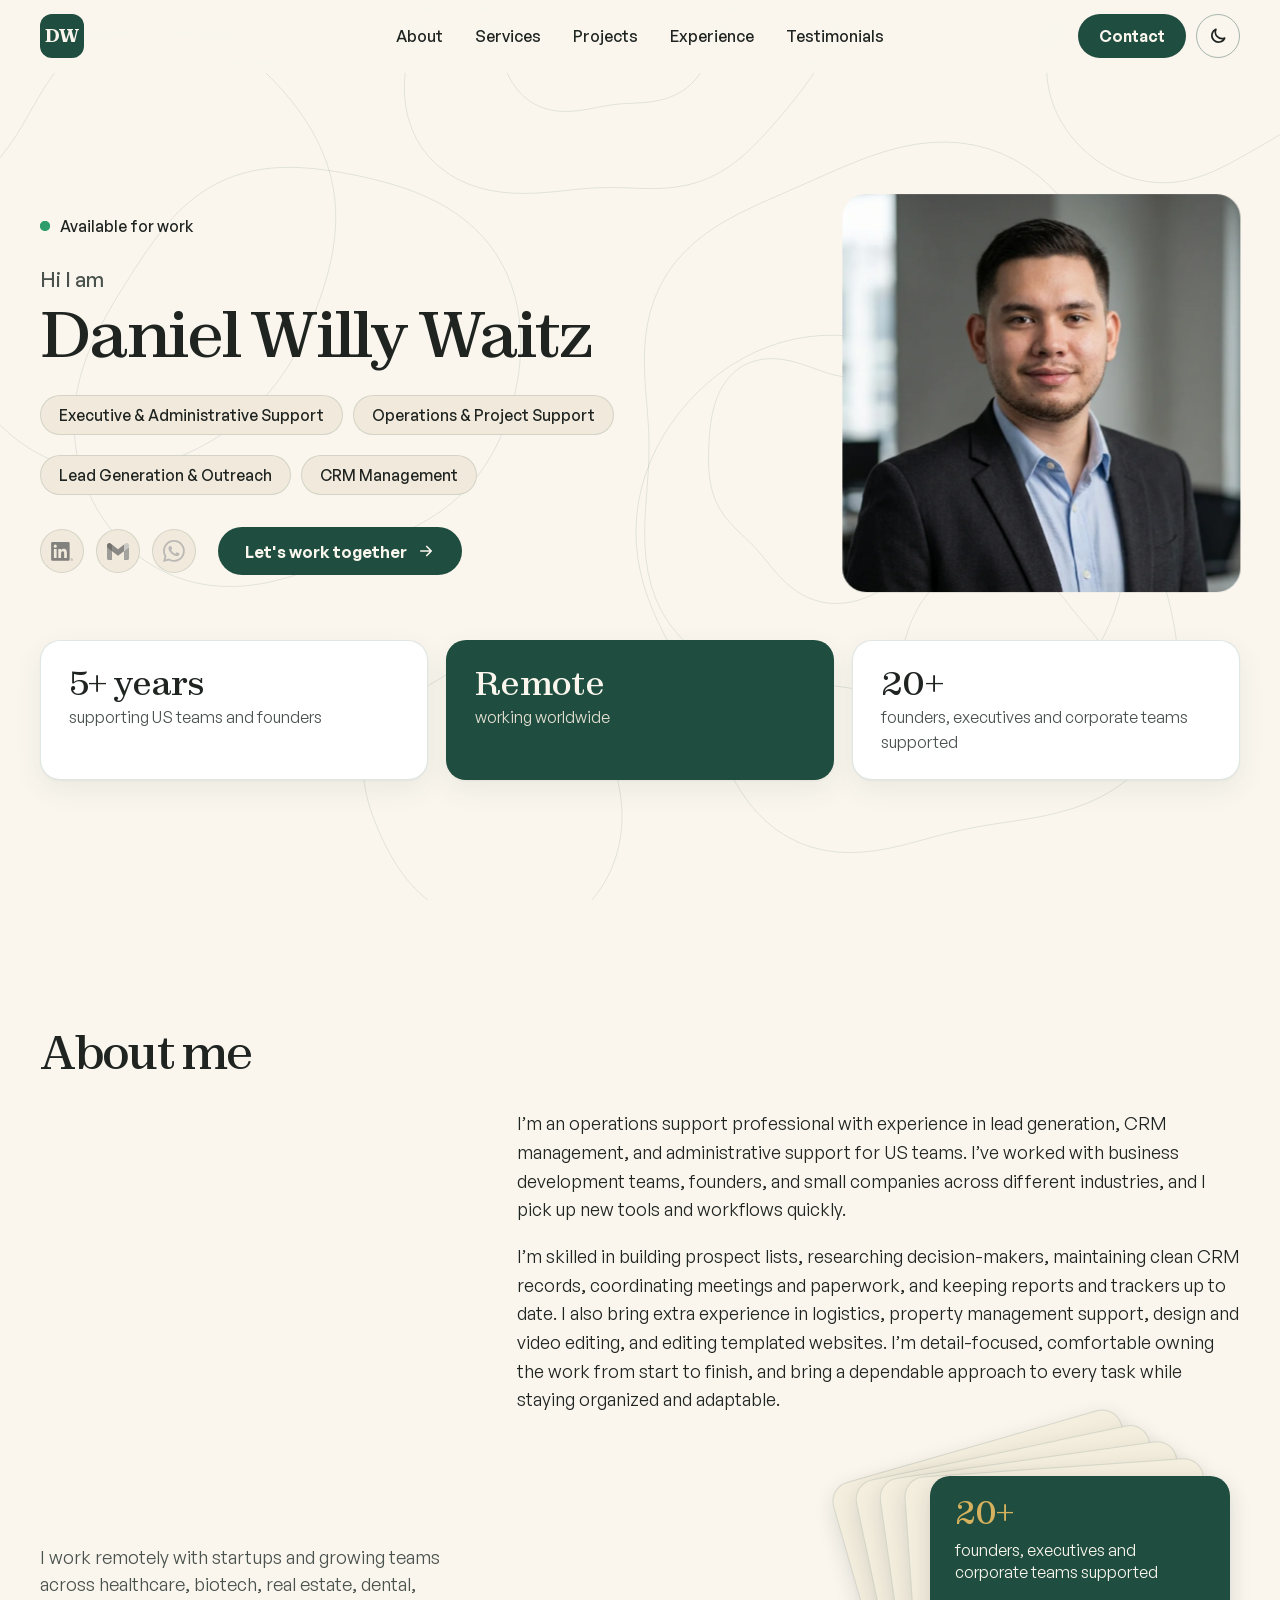
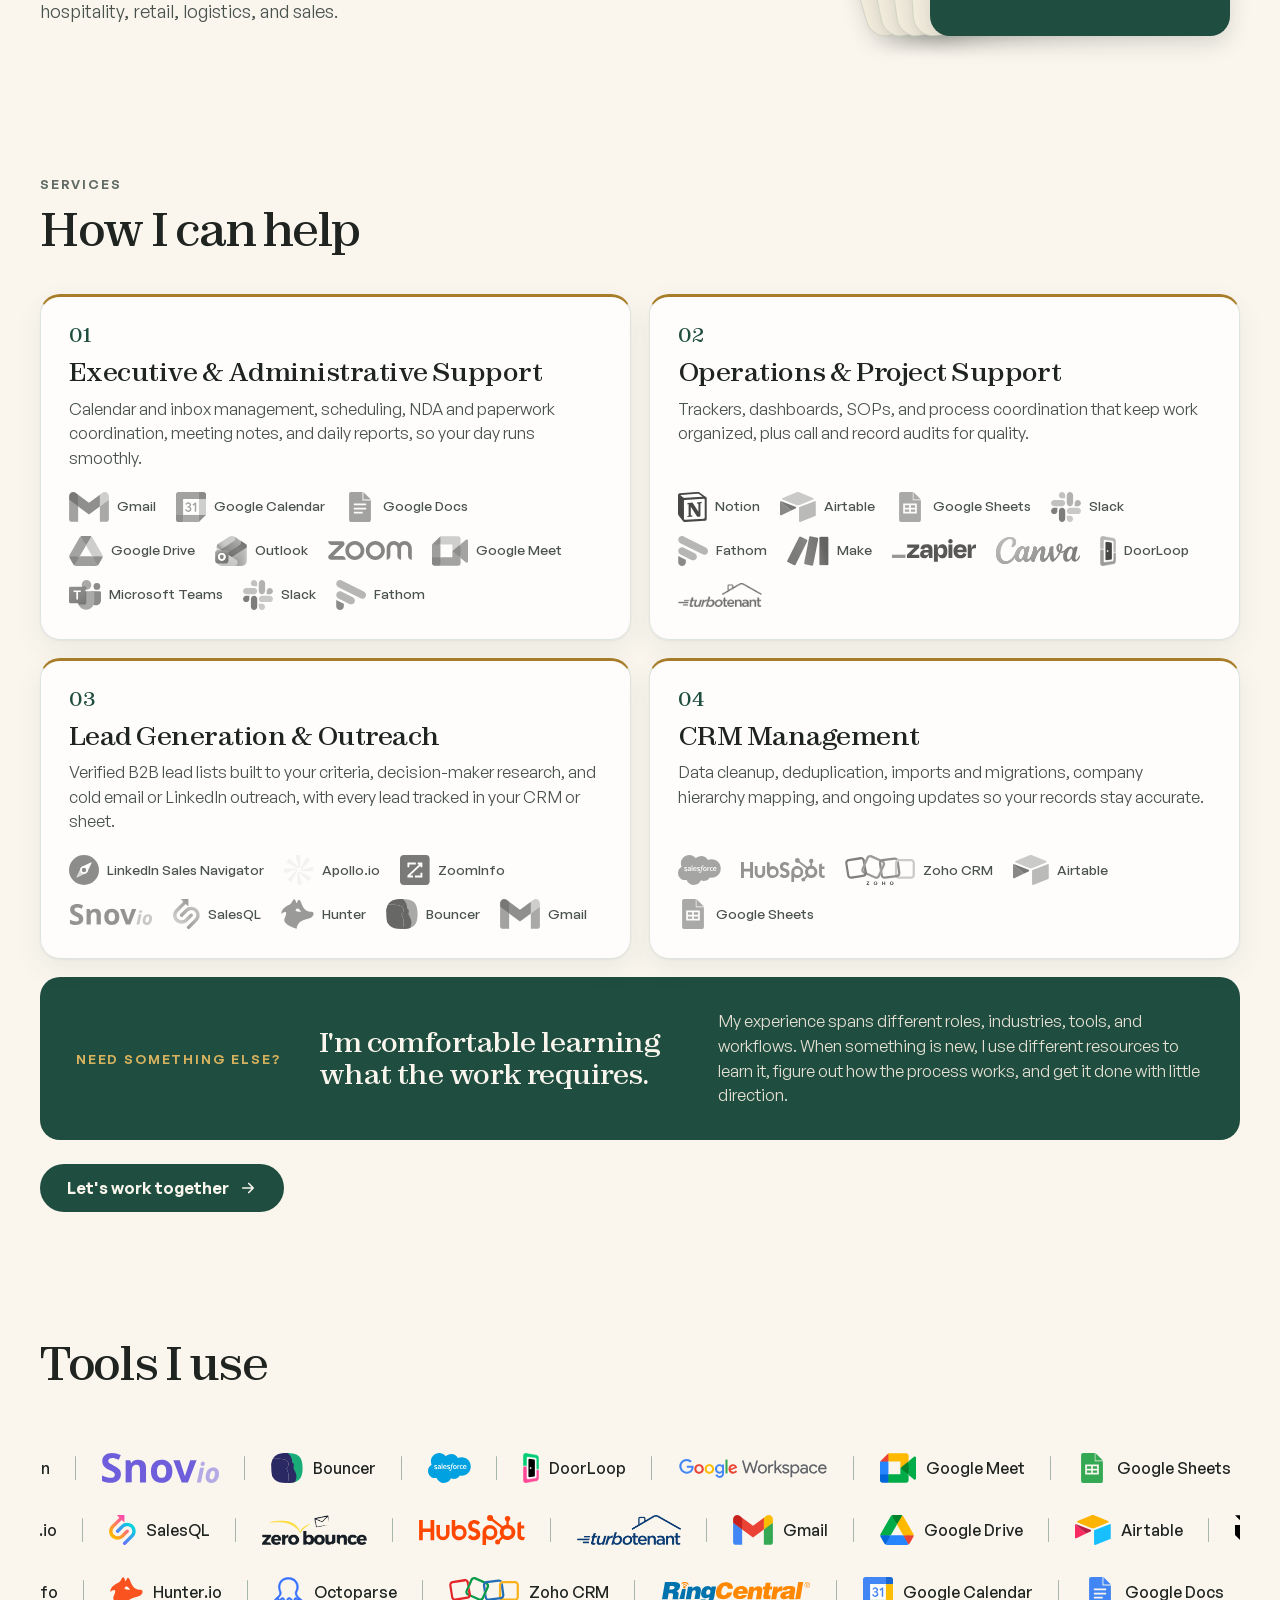
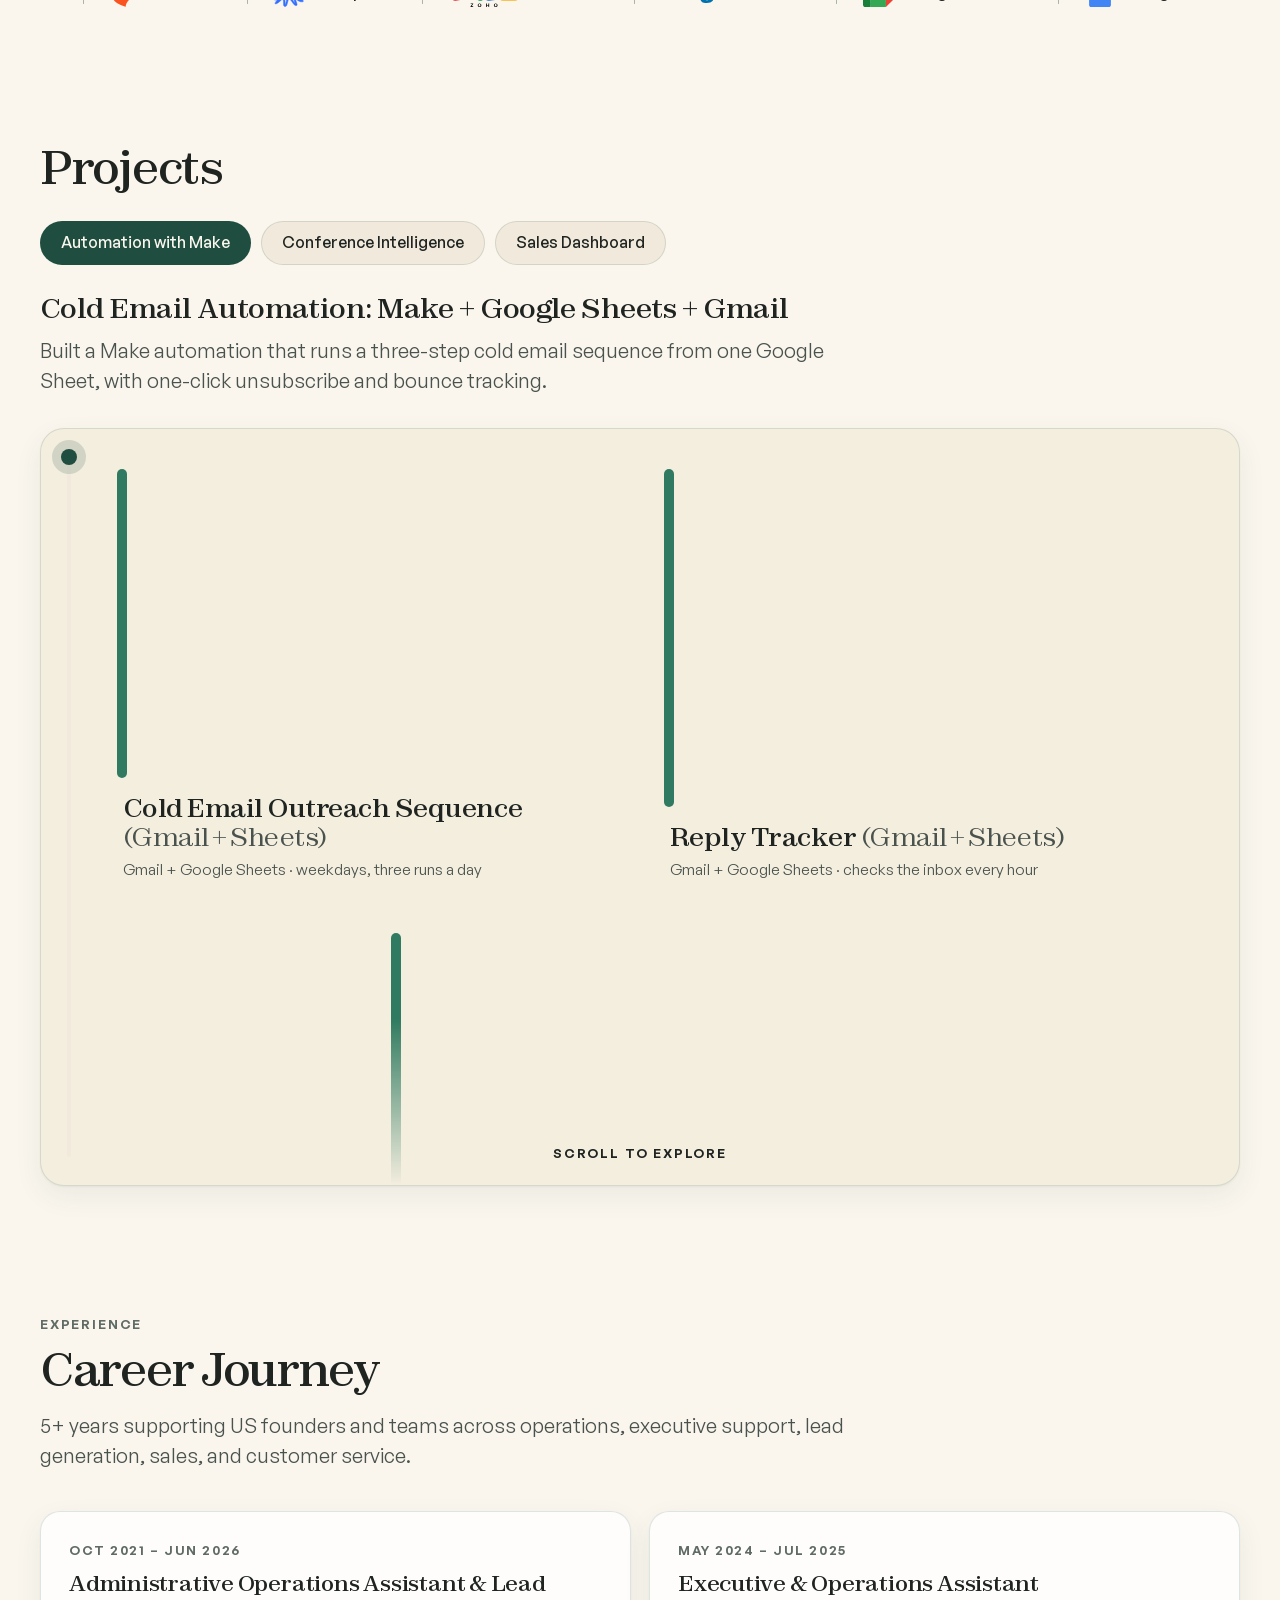
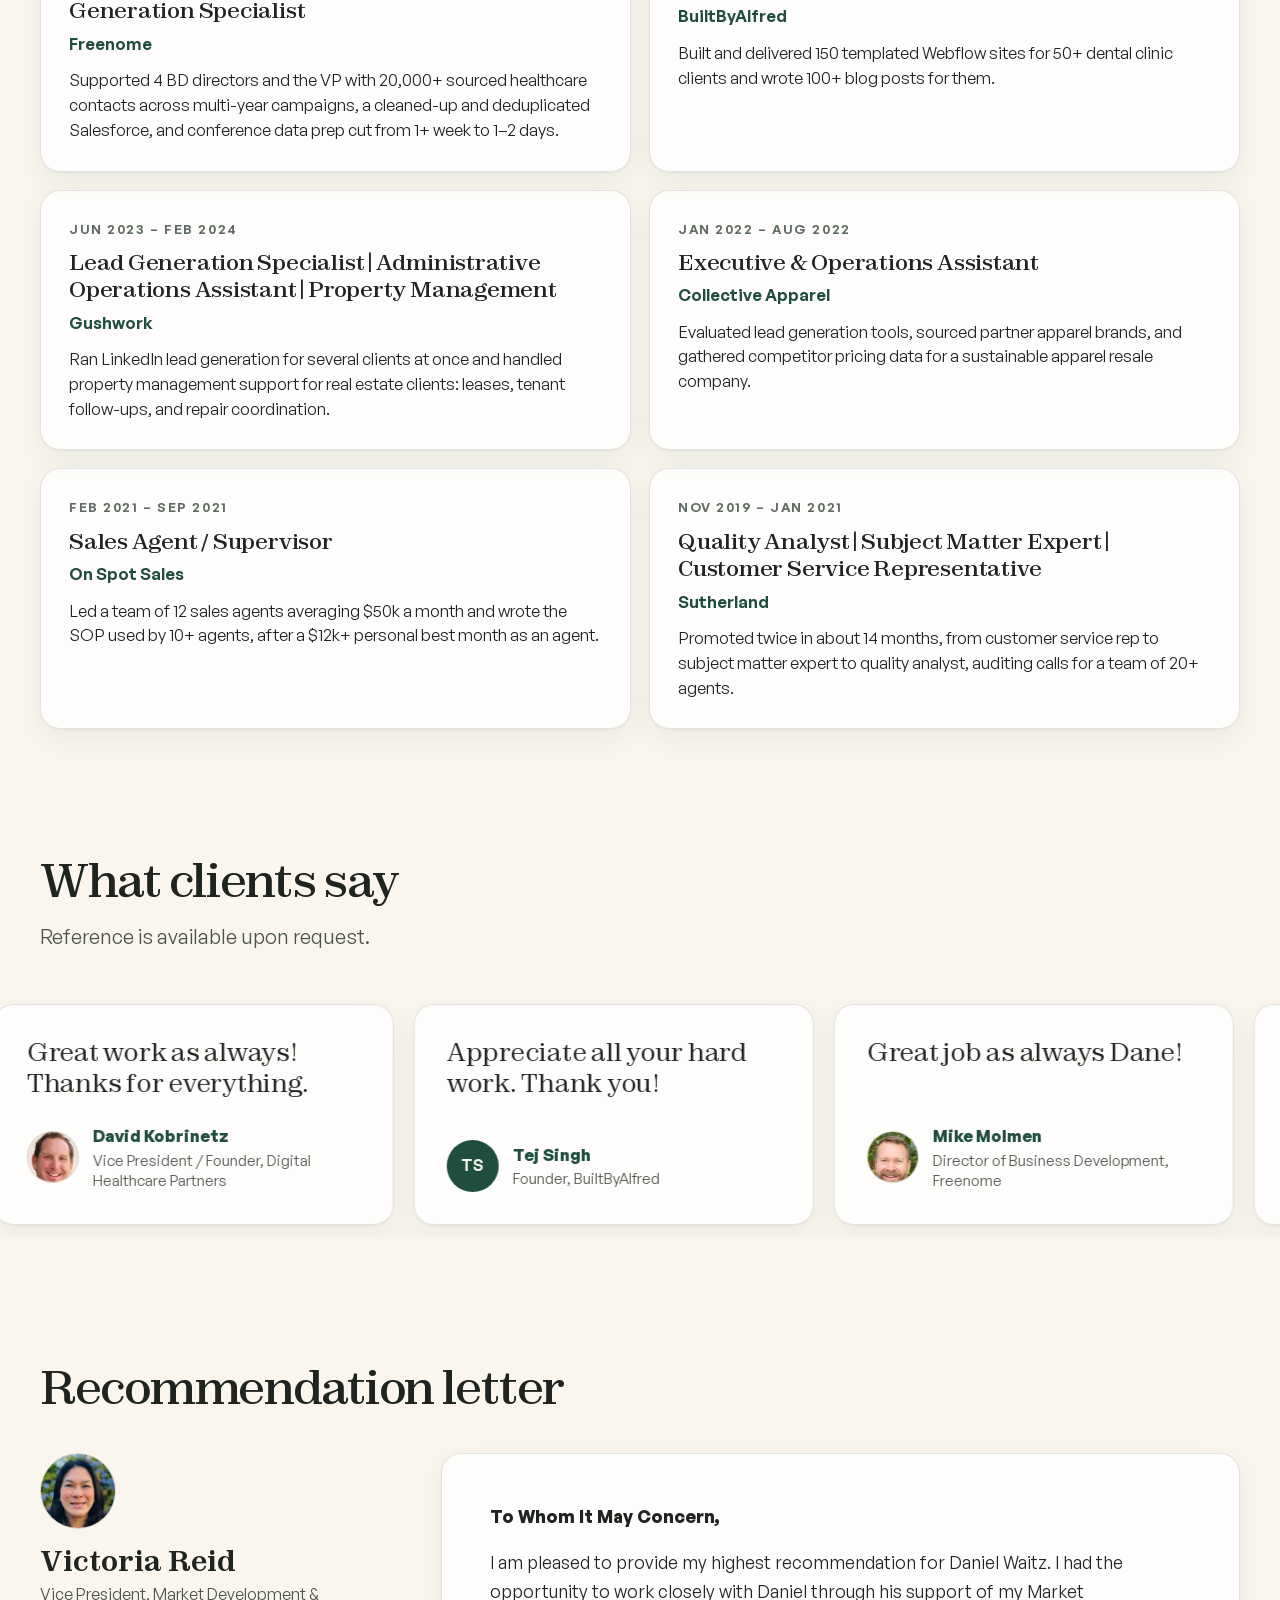
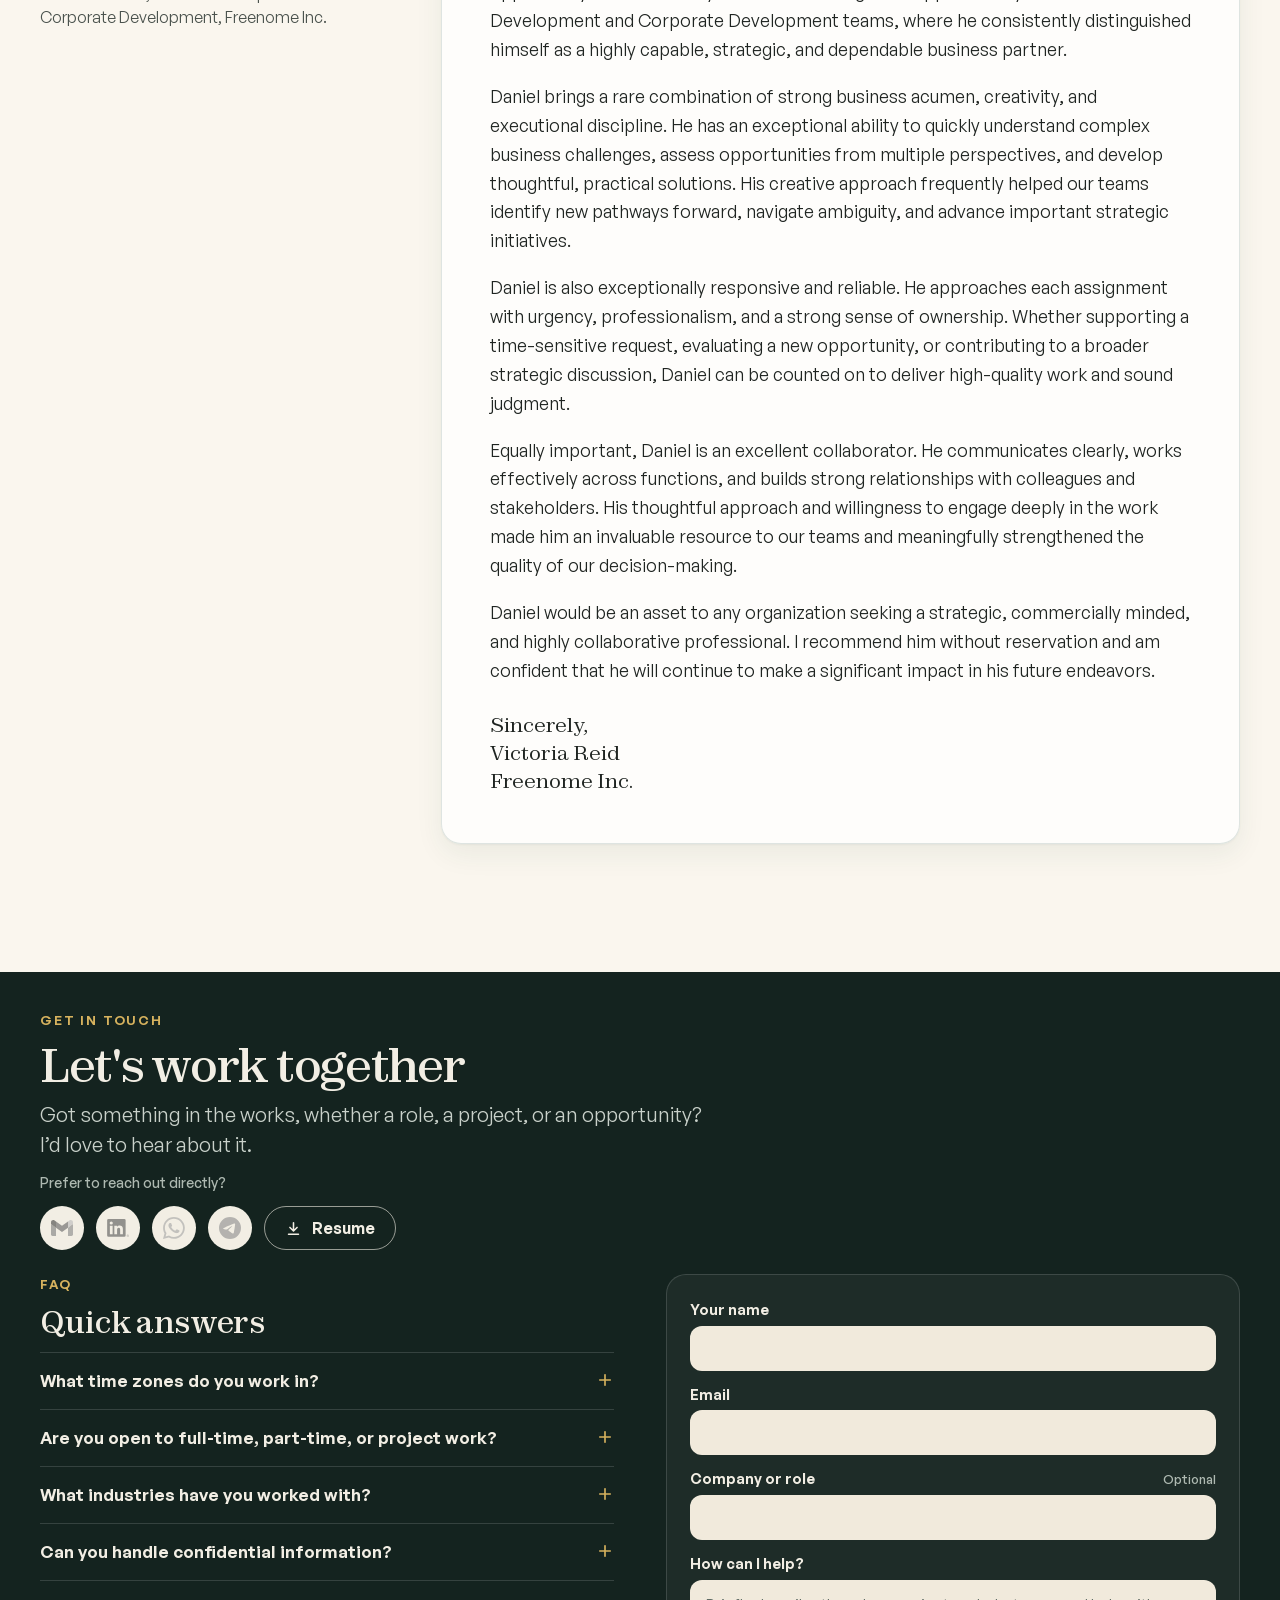
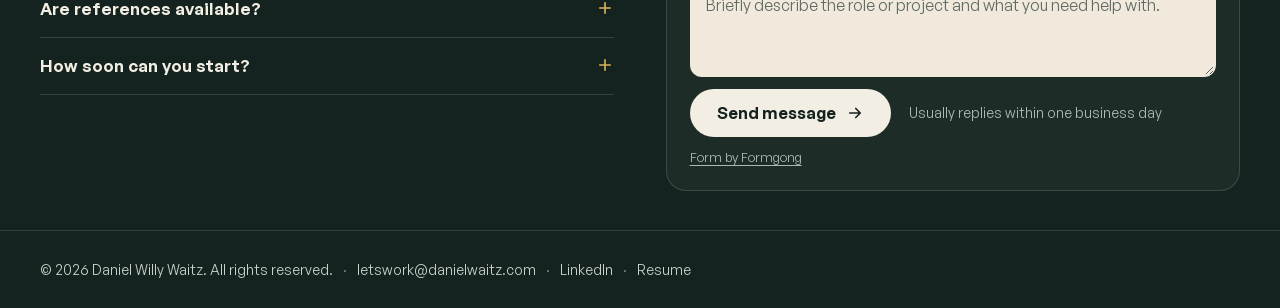
<file: index.html>
<!doctype html>
<html lang="en" data-theme="light">
<head>
<meta charset="utf-8">
<meta name="viewport" content="width=device-width, initial-scale=1, viewport-fit=cover">
<title>Daniel Willy Waitz | Operations Support and Lead Generation</title>
<meta name="theme-color" content="#FAF6EE">
<script>(function(){var d=document.documentElement,t=null;d.classList.add('js');try{t=localStorage.getItem('theme')}catch(e){}if(t!=='light'&&t!=='dark')t=window.matchMedia&&matchMedia('(prefers-color-scheme: dark)').matches?'dark':'light';d.setAttribute('data-theme',t);if(window.matchMedia&&matchMedia('(prefers-reduced-motion: reduce)').matches)d.classList.add('reduce');var m=document.querySelector('meta[name="theme-color"]');if(m)m.setAttribute('content',t==='dark'?'#0F1A17':'#FAF6EE')})()</script>
<link rel="canonical" href="https://danielwaitz.com/">
<link rel="icon" href="/favicon.ico" sizes="48x48">
<link rel="icon" type="image/svg+xml" href="favicon.svg">
<link rel="icon" type="image/png" href="favicon.png">
<link rel="apple-touch-icon" href="favicon.png">
<meta name="description" content="Daniel Willy Waitz is a remote operations support professional for US-based teams: lead generation, CRM management, and operations and administrative support.">
<meta property="og:type" content="website">
<meta property="og:site_name" content="Daniel Willy Waitz">
<meta property="og:title" content="Daniel Willy Waitz | Operations Support and Lead Generation">
<meta property="og:description" content="Remote operations support, lead generation and CRM management for US-based teams and founders.">
<meta property="og:url" content="https://danielwaitz.com/">
<meta property="og:image" content="https://danielwaitz.com/og-preview.jpg">
<meta property="og:image:type" content="image/jpeg">
<meta property="og:image:width" content="1200">
<meta property="og:image:height" content="630">
<meta property="og:image:alt" content="Daniel Willy Waitz: operations support, lead generation and CRM management">
<meta name="twitter:card" content="summary_large_image">
<meta name="twitter:image" content="https://danielwaitz.com/og-preview.jpg">
<link rel="preload" href="assets/fonts/zodiak.woff2" as="font" type="font/woff2" crossorigin>
<link rel="preload" href="assets/fonts/general-sans.woff2" as="font" type="font/woff2" crossorigin>
<link rel="stylesheet" href="assets/css/style.css">
<script type="application/ld+json">
{
  "@context": "https://schema.org",
  "@type": "Person",
  "name": "Daniel Willy Waitz",
  "jobTitle": "Operations Support Specialist",
  "url": "https://danielwaitz.com/",
  "image": "https://danielwaitz.com/assets/img/daniel-waitz-headshot.webp",
  "email": "mailto:letswork@danielwaitz.com",
  "knowsAbout": [
    "Lead Generation",
    "Operations & Project Support",
    "CRM Management",
    "Administrative Support"
  ],
  "sameAs": [
    "https://www.linkedin.com/in/daniel-waitz"
  ]
}
</script>
</head>
<body>
<a class="skip" href="#main">Skip to content</a>
<canvas class="bg-lines" id="bg-lines" aria-hidden="true"></canvas>

<header class="bar" id="bar">
  <div class="wrap bar-in">
    <a class="mark" href="#top" aria-label="Daniel Willy Waitz, back to top"><span aria-hidden="true">DW</span></a>
    <nav class="nav" id="nav" aria-label="Main">
      <a href="#about">About</a>
      <a href="#services">Services</a>
      <a href="#projects">Projects</a>
      <a href="#experience">Experience</a>
      <a href="#testimonials">Testimonials</a>
      <a class="btn btn-sm nav-cta" href="#contact">Contact</a>
    </nav>
    <div class="bar-end">
    <a class="btn btn-sm btn-pulse bar-cta" href="#contact">Contact</a>
    <button type="button" class="rnd-btn theme-btn" id="theme-btn" aria-label="Switch to dark theme">
      <svg class="ic-moon" width="20" height="20" viewBox="0 0 24 24" fill="none" stroke="currentColor" stroke-width="2" stroke-linecap="round" stroke-linejoin="round" aria-hidden="true"><path d="M20 14.5A8 8 0 0 1 9.5 4a8 8 0 1 0 10.5 10.5z"/></svg>
      <svg class="ic-sun" width="20" height="20" viewBox="0 0 24 24" fill="none" stroke="currentColor" stroke-width="2" stroke-linecap="round" stroke-linejoin="round" aria-hidden="true"><circle cx="12" cy="12" r="4"/><path d="M12 2.5v2M12 19.5v2M2.5 12h2M19.5 12h2M5.2 5.2l1.4 1.4M17.4 17.4l1.4 1.4M5.2 18.8l1.4-1.4M17.4 6.6l1.4-1.4"/></svg>
    </button>
    <button type="button" class="rnd-btn menu-btn" id="menu-btn" aria-label="Menu" aria-expanded="false" aria-controls="nav">
      <svg class="ic-menu" width="20" height="20" viewBox="0 0 24 24" fill="none" stroke="currentColor" stroke-width="2.2" stroke-linecap="round" aria-hidden="true"><path d="M4 7h16M4 12h16M4 17h16"/></svg>
      <svg class="ic-x" width="20" height="20" viewBox="0 0 24 24" fill="none" stroke="currentColor" stroke-width="2.2" stroke-linecap="round" aria-hidden="true"><path d="M6 6l12 12M18 6 6 18"/></svg>
    </button>
    </div>
  </div>
</header>

<main id="main">

<!-- ============================================================ hero -->
<section class="hero" id="top">
  <div class="wrap hero-grid">
    <div class="hero-copy">
      <p class="avail" data-intro="left"><span class="avail-dot" aria-hidden="true"></span>Available for work</p>
      <p class="hi" data-intro="left">Hi I am</p>
      <h1 data-intro="right">Daniel Willy Waitz</h1>
      <p class="roles" id="roles">
        <span data-intro="left">Executive &amp; Administrative Support</span><span>Operations &amp; Project Support</span><i class="roles-br" aria-hidden="true"></i><span>Lead Generation &amp; Outreach</span><span>CRM Management</span>
      </p>
      <div class="hero-links">
        <ul class="social" aria-label="Find me online">
          <li data-intro="up"><a href="https://www.linkedin.com/in/daniel-waitz" target="_blank" rel="noopener" aria-label="LinkedIn"><img src="assets/logos/linkedin/original.svg" alt="" width="22" height="22"></a></li>
          <li class="has-pop" data-intro="up"><a href="mailto:letswork@danielwaitz.com?subject=Hello%20Daniel" aria-label="Email"><img src="assets/logos/gmail/original.svg" alt="" width="22" height="22"></a><div class="mail-pop"><span class="mail-addr">letswork@danielwaitz.com</span><button type="button" class="mail-copy" data-copy="letswork@danielwaitz.com" aria-label="Copy email address letswork@danielwaitz.com"><svg width="14" height="14" viewBox="0 0 24 24" fill="none" stroke="currentColor" stroke-width="2.2" stroke-linecap="round" stroke-linejoin="round" aria-hidden="true"><rect x="9" y="9" width="11" height="11" rx="2"/><path d="M5 15V6a2 2 0 0 1 2-2h9"/></svg><span class="mail-copy-t">Copy</span></button></div></li>
          <li data-intro="up"><a href="https://wa.me/639365730056" target="_blank" rel="noopener" aria-label="WhatsApp"><img src="assets/logos/whatsapp/original.svg" alt="" width="22" height="22"></a></li>
        </ul>
        <a class="btn btn-pulse hero-cta" data-intro="up" href="#contact"><span>Let's work together</span><svg width="18" height="18" viewBox="0 0 24 24" fill="none" stroke="currentColor" stroke-width="2.2" stroke-linecap="round" stroke-linejoin="round" aria-hidden="true"><path d="M5 12h14M13 6l6 6-6 6"/></svg></a>
      </div>
    </div>
    <div class="hero-pic" id="hero-pic">
      <div class="pic-fly" id="pic-fly"><div class="pic-pop" data-intro="pop"><div class="hero-pic-in" id="hero-pic-in"><img src="assets/img/daniel-waitz-headshot.webp" width="800" height="800" alt="Daniel Waitz headshot" fetchpriority="high"></div></div></div>
    </div>
  </div>
  <div class="wrap">
    <ul class="hero-cards">
      <li class="tile hc-side" data-intro="up"><strong>5+ years</strong><span>supporting US teams and founders</span></li>
      <li class="tile tile-deep" data-intro="up"><strong>Remote</strong><span>working worldwide</span></li>
      <li class="tile hc-side" data-intro="up"><strong>20+</strong><span>founders, executives and corporate teams supported</span></li>
    </ul>
  </div>
</section>

<!-- ============================================================ about -->
<section class="sec about" id="about" aria-labelledby="about-h">
  <div class="wrap">
    <h2 id="about-h" data-reveal>About me</h2>
    <div class="about-grid">
      <div class="about-left">
        <div class="about-pic" id="about-pic"><img class="about-pic-static" src="assets/img/daniel-waitz-headshot.webp" width="800" height="800" alt="Daniel Waitz headshot"></div>
        <p class="about-where" data-reveal>I work remotely with startups and growing teams across healthcare, biotech, real estate, dental, hospitality, retail, logistics, and sales.</p>
      </div>
      <div class="about-right">
        <div class="about-bio" data-reveal>
          <p>I’m an operations support professional with experience in lead generation, CRM management, and administrative support for US teams. I’ve worked with business development teams, founders, and small companies across different industries, and I pick up new tools and workflows quickly.</p>
          <p>I’m skilled in building prospect lists, researching decision-makers, maintaining clean CRM records, coordinating meetings and paperwork, and keeping reports and trackers up to date. I also bring extra experience in logistics, property management support, design and video editing, and editing templated websites. I’m detail-focused, comfortable owning the work from start to finish, and bring a dependable approach to every task while staying organized and adaptable.</p>
        </div>
        <div class="deck-wrap" data-reveal>
          <ol class="deck" id="deck" aria-label="Highlights. Select a card to bring it to the front.">
            <li class="deck-card"><button type="button" class="deck-btn" aria-label="20+: founders, executives and corporate teams supported"><span class="deck-n">20+</span><span class="deck-t">founders, executives and corporate teams supported</span></button></li>
            <li class="deck-card"><button type="button" class="deck-btn" aria-label="20,000+: contacts generated across multi-year outreach campaigns"><span class="deck-n">20,000+</span><span class="deck-t">contacts generated across multi-year outreach campaigns</span></button></li>
            <li class="deck-card"><button type="button" class="deck-btn" aria-label="12,000+: contacts sourced for one company mass email campaign"><span class="deck-n">12,000+</span><span class="deck-t">contacts sourced for one company mass email campaign</span></button></li>
            <li class="deck-card"><button type="button" class="deck-btn" aria-label="150: templated websites built and delivered in Webflow"><span class="deck-n">150</span><span class="deck-t">templated websites built and delivered in Webflow</span></button></li>
            <li class="deck-card"><button type="button" class="deck-btn" aria-label="1 week to 1 day: turnaround cut on conference data workflow"><span class="deck-n">1 week to 1 day</span><span class="deck-t">turnaround cut on conference data workflow</span></button></li>
          </ol>
        </div>
        <div class="hl-wrap mq-wrap" data-reveal>
          <div class="tw-track mq-track">
            <ul class="tw-set mq-set" aria-label="Highlights">
            <li class="tile hl-card"><span class="deck-n">20+</span><span class="deck-t">founders, executives and corporate teams supported</span></li>
            <li class="tile hl-card"><span class="deck-n">20,000+</span><span class="deck-t">contacts generated across multi-year outreach campaigns</span></li>
            <li class="tile hl-card"><span class="deck-n">12,000+</span><span class="deck-t">contacts sourced for one company mass email campaign</span></li>
            <li class="tile hl-card"><span class="deck-n">150</span><span class="deck-t">templated websites built and delivered in Webflow</span></li>
            <li class="tile hl-card"><span class="deck-n">1 week to 1 day</span><span class="deck-t">turnaround cut on conference data workflow</span></li>
            </ul>
          </div>
        </div>
      </div>
    </div>
  </div>
</section>

<!-- ============================================================ services -->
<section class="sec svc-sec" id="services" aria-labelledby="svc-h">
  <div class="wrap">
    <p class="eyebrow" data-reveal>Services</p>
    <h2 id="svc-h" data-reveal>How I can help</h2>
    <ul class="svc-grid">
      <li class="tile svc" data-reveal>
        <p class="svc-num" aria-hidden="true">01</p>
        <h3>Executive &amp; Administrative Support</h3>
        <p class="svc-text">Calendar and inbox management, scheduling, NDA and paperwork coordination, meeting notes, and daily reports, so your day runs smoothly.</p>
        <div class="svc-tools"><ul class="tool-list" tabindex="0" aria-label="Tools for Executive &amp; Administrative Support"><li class="tool"><span class="tool-ic"><img src="assets/logos/gmail/original.svg" alt="" width="40" height="30" style="width:40px;height:30px" loading="lazy" decoding="async"></span><span class="tool-n">Gmail</span></li><li class="tool"><span class="tool-ic"><img src="assets/logos/google-calendar/original.svg" alt="" width="30" height="30" style="width:30px;height:30px" loading="lazy" decoding="async"></span><span class="tool-n">Google Calendar</span></li><li class="tool"><span class="tool-ic"><img src="assets/logos/google-docs/original.svg" alt="" width="30" height="30" style="width:30px;height:30px" loading="lazy" decoding="async"></span><span class="tool-n">Google Docs</span></li><li class="tool"><span class="tool-ic"><img src="assets/logos/google-drive/original.svg" alt="" width="34" height="30" style="width:34px;height:30px" loading="lazy" decoding="async"></span><span class="tool-n">Google Drive</span></li><li class="tool"><span class="tool-ic"><img src="assets/logos/outlook/original.svg" alt="" width="32" height="30" style="width:32px;height:30px" loading="lazy" decoding="async"></span><span class="tool-n">Outlook</span></li><li class="tool"><span class="tool-ic"><img src="assets/logos/zoom/original.svg" alt="" width="84" height="19" style="width:84px;height:19px" loading="lazy" decoding="async"></span><span class="sr-only">Zoom</span></li><li class="tool"><span class="tool-ic"><img src="assets/logos/google-meet/original.svg" alt="" width="36" height="30" style="width:36px;height:30px" loading="lazy" decoding="async"></span><span class="tool-n">Google Meet</span></li><li class="tool"><span class="tool-ic"><img src="assets/logos/microsoft-teams/original.svg" alt="" width="32" height="30" style="width:32px;height:30px" loading="lazy" decoding="async"></span><span class="tool-n">Microsoft Teams</span></li><li class="tool"><span class="tool-ic"><img src="assets/logos/slack/original.svg" alt="" width="30" height="30" style="width:30px;height:30px" loading="lazy" decoding="async"></span><span class="tool-n">Slack</span></li><li class="tool"><span class="tool-ic"><img src="assets/logos/fathom/original.svg" alt="" width="30" height="30" style="width:30px;height:30px" loading="lazy" decoding="async"></span><span class="tool-n">Fathom</span></li></ul></div>
      </li>
      <li class="tile svc" data-reveal>
        <p class="svc-num" aria-hidden="true">02</p>
        <h3>Operations &amp; Project Support</h3>
        <p class="svc-text">Trackers, dashboards, SOPs, and process coordination that keep work organized, plus call and record audits for quality.</p>
        <div class="svc-tools"><ul class="tool-list" tabindex="0" aria-label="Tools for Operations &amp; Project Support"><li class="tool"><span class="tool-ic"><img src="assets/logos/notion/original.svg" alt="" width="29" height="30" style="width:29px;height:30px" loading="lazy" decoding="async"></span><span class="tool-n">Notion</span></li><li class="tool"><span class="tool-ic"><img src="assets/logos/airtable/original.svg" alt="" width="36" height="30" style="width:36px;height:30px" loading="lazy" decoding="async"></span><span class="tool-n">Airtable</span></li><li class="tool"><span class="tool-ic"><img src="assets/logos/google-sheets/original.svg" alt="" width="30" height="30" style="width:30px;height:30px" loading="lazy" decoding="async"></span><span class="tool-n">Google Sheets</span></li><li class="tool"><span class="tool-ic"><img src="assets/logos/slack/original.svg" alt="" width="30" height="30" style="width:30px;height:30px" loading="lazy" decoding="async"></span><span class="tool-n">Slack</span></li><li class="tool"><span class="tool-ic"><img src="assets/logos/fathom/original.svg" alt="" width="30" height="30" style="width:30px;height:30px" loading="lazy" decoding="async"></span><span class="tool-n">Fathom</span></li><li class="tool"><span class="tool-ic"><img src="assets/logos/make/original.svg" alt="" width="42" height="30" style="width:42px;height:30px" loading="lazy" decoding="async"></span><span class="tool-n">Make</span></li><li class="tool"><span class="tool-ic"><img src="assets/logos/zapier/original.svg" alt="" width="84" height="23" style="width:84px;height:23px" loading="lazy" decoding="async"></span><span class="sr-only">Zapier</span></li><li class="tool"><span class="tool-ic"><img src="assets/logos/canva/original.svg" alt="" width="84" height="27" style="width:84px;height:27px" loading="lazy" decoding="async"></span><span class="sr-only">Canva</span></li><li class="tool"><span class="tool-ic"><img src="assets/logos/doorloop/original.svg" alt="" width="16" height="30" style="width:16px;height:30px" loading="lazy" decoding="async"></span><span class="tool-n">DoorLoop</span></li><li class="tool"><span class="tool-ic"><img src="assets/logos/turbotenant/original.svg" alt="" width="84" height="24" style="width:84px;height:24px" loading="lazy" decoding="async"></span><span class="sr-only">TurboTenant</span></li></ul></div>
      </li>
      <li class="tile svc" data-reveal>
        <p class="svc-num" aria-hidden="true">03</p>
        <h3>Lead Generation &amp; Outreach</h3>
        <p class="svc-text">Verified B2B lead lists built to your criteria, decision-maker research, and cold email or LinkedIn outreach, with every lead tracked in your CRM or sheet.</p>
        <div class="svc-tools"><ul class="tool-list" tabindex="0" aria-label="Tools for Lead Generation &amp; Outreach"><li class="tool"><span class="tool-ic"><img src="assets/logos/sales-navigator/original.svg" alt="" width="30" height="30" style="width:30px;height:30px" loading="lazy" decoding="async"></span><span class="tool-n">LinkedIn Sales Navigator</span></li><li class="tool"><span class="tool-ic"><img src="assets/logos/apollo-io/original.svg" alt="" width="30" height="30" style="width:30px;height:30px" loading="lazy" decoding="async"></span><span class="tool-n">Apollo.io</span></li><li class="tool"><span class="tool-ic"><img src="assets/logos/zoominfo/original.svg" alt="" width="30" height="30" style="width:30px;height:30px" loading="lazy" decoding="async"></span><span class="tool-n">ZoomInfo</span></li><li class="tool"><span class="tool-ic"><img src="assets/logos/snov-io/original.svg" alt="" width="84" height="21" style="width:84px;height:21px" loading="lazy" decoding="async"></span><span class="sr-only">Snov.io</span></li><li class="tool"><span class="tool-ic"><img src="assets/logos/salesql/original.svg" alt="" width="27" height="30" style="width:27px;height:30px" loading="lazy" decoding="async"></span><span class="tool-n">SalesQL</span></li><li class="tool"><span class="tool-ic"><img src="assets/logos/hunter/original.svg" alt="" width="33" height="30" style="width:33px;height:30px" loading="lazy" decoding="async"></span><span class="tool-n">Hunter</span></li><li class="tool"><span class="tool-ic"><img src="assets/logos/bouncer/original.svg" alt="" width="32" height="30" style="width:32px;height:30px" loading="lazy" decoding="async"></span><span class="tool-n">Bouncer</span></li><li class="tool"><span class="tool-ic"><img src="assets/logos/gmail/original.svg" alt="" width="40" height="30" style="width:40px;height:30px" loading="lazy" decoding="async"></span><span class="tool-n">Gmail</span></li></ul></div>
      </li>
      <li class="tile svc" data-reveal>
        <p class="svc-num" aria-hidden="true">04</p>
        <h3>CRM Management</h3>
        <p class="svc-text">Data cleanup, deduplication, imports and migrations, company hierarchy mapping, and ongoing updates so your records stay accurate.</p>
        <div class="svc-tools"><ul class="tool-list" tabindex="0" aria-label="Tools for CRM Management"><li class="tool"><span class="tool-ic"><img src="assets/logos/salesforce/original.svg" alt="" width="43" height="30" style="width:43px;height:30px" loading="lazy" decoding="async"></span><span class="sr-only">Salesforce</span></li><li class="tool"><span class="tool-ic"><img src="assets/logos/hubspot/original.svg" alt="" width="84" height="24" style="width:84px;height:24px" loading="lazy" decoding="async"></span><span class="sr-only">HubSpot</span></li><li class="tool"><span class="tool-ic"><img src="assets/logos/zoho/original.svg" alt="" width="70" height="30" style="width:70px;height:30px" loading="lazy" decoding="async"></span><span class="tool-n">Zoho CRM</span></li><li class="tool"><span class="tool-ic"><img src="assets/logos/airtable/original.svg" alt="" width="36" height="30" style="width:36px;height:30px" loading="lazy" decoding="async"></span><span class="tool-n">Airtable</span></li><li class="tool"><span class="tool-ic"><img src="assets/logos/google-sheets/original.svg" alt="" width="30" height="30" style="width:30px;height:30px" loading="lazy" decoding="async"></span><span class="tool-n">Google Sheets</span></li></ul></div>
      </li>
    </ul>
    <div class="svc-banner" data-reveal>
      <p class="svc-b-label">Need something else?</p>
      <h3>I'm comfortable learning what the work requires.</h3>
      <p class="svc-b-text">My experience spans different roles, industries, tools, and workflows. When something is new, I use different resources to learn it, figure out how the process works, and get it done with little direction.</p>
    </div>
    <p class="svc-cta" data-reveal><a class="btn btn-pulse" href="#contact"><span>Let's work together</span><svg width="18" height="18" viewBox="0 0 24 24" fill="none" stroke="currentColor" stroke-width="2.2" stroke-linecap="round" stroke-linejoin="round" aria-hidden="true"><path d="M5 12h14M13 6l6 6-6 6"/></svg></a></p>
  </div>
</section>

<!-- ============================================================ tools -->
<section class="sec tools" id="tools" aria-labelledby="tools-h">
  <div class="wrap">
    <h2 id="tools-h" data-reveal>Tools I use</h2>
  </div>
  <div class="belt-wrap" data-reveal>
    <div class="belt" id="belt" aria-hidden="true"></div>
    <ul class="tools-static" id="tools-static" aria-label="Tools I use">
<li class="tl-item"><img src="assets/logos/linkedin/original.svg" alt="" width="35" height="30" style="width:35px;height:30px" loading="lazy" decoding="async"><span class="tl-name">LinkedIn</span></li>
<li class="tl-item"><img src="assets/logos/apollo-io/original.svg" alt="" width="30" height="30" style="width:30px;height:30px" loading="lazy" decoding="async"><span class="tl-name">Apollo.io</span></li>
<li class="tl-item"><img src="assets/logos/zoominfo/original.svg" alt="" width="30" height="30" style="width:30px;height:30px" loading="lazy" decoding="async"><span class="tl-name">ZoomInfo</span></li>
<li class="tl-item"><img src="assets/logos/snov-io/original.svg" alt="" width="117" height="30" style="width:117px;height:30px" loading="lazy" decoding="async"><span class="sr-only">Snov.io</span></li>
<li class="tl-item"><img src="assets/logos/salesql/original.svg" alt="" width="27" height="30" style="width:27px;height:30px" loading="lazy" decoding="async"><span class="tl-name">SalesQL</span></li>
<li class="tl-item"><img src="assets/logos/hunter/original.svg" alt="" width="33" height="30" style="width:33px;height:30px" loading="lazy" decoding="async"><span class="tl-name">Hunter.io</span></li>
<li class="tl-item"><img src="assets/logos/bouncer/original.svg" alt="" width="32" height="30" style="width:32px;height:30px" loading="lazy" decoding="async"><span class="tl-name">Bouncer</span></li>
<li class="tl-item"><img src="assets/logos/zerobounce/original.svg" alt="" width="105" height="30" style="width:105px;height:30px" loading="lazy" decoding="async"><span class="sr-only">ZeroBounce</span></li>
<li class="tl-item"><img src="assets/logos/octoparse/original.svg" alt="" width="30" height="30" style="width:30px;height:30px" loading="lazy" decoding="async"><span class="tl-name">Octoparse</span></li>
<li class="tl-item"><img src="assets/logos/salesforce/original.svg" alt="" width="43" height="30" style="width:43px;height:30px" loading="lazy" decoding="async"><span class="sr-only">Salesforce</span></li>
<li class="tl-item"><img src="assets/logos/hubspot/original.svg" alt="" width="106" height="30" style="width:106px;height:30px" loading="lazy" decoding="async"><span class="sr-only">HubSpot</span></li>
<li class="tl-item"><img src="assets/logos/zoho/original.svg" alt="" width="70" height="30" style="width:70px;height:30px" loading="lazy" decoding="async"><span class="tl-name">Zoho CRM</span></li>
<li class="tl-item"><img src="assets/logos/doorloop/original.svg" alt="" width="16" height="30" style="width:16px;height:30px" loading="lazy" decoding="async"><span class="tl-name">DoorLoop</span></li>
<li class="tl-item"><img src="assets/logos/turbotenant/original.svg" alt="" width="104" height="30" style="width:104px;height:30px" loading="lazy" decoding="async"><span class="sr-only">TurboTenant</span></li>
<li class="tl-item"><img src="assets/logos/ringcentral/original.svg" alt="" width="150" height="21" style="width:150px;height:21px" loading="lazy" decoding="async"><span class="sr-only">RingCentral</span></li>
<li class="tl-item"><img src="assets/logos/google-workspace/original.svg" alt="" width="150" height="19" style="width:150px;height:19px" loading="lazy" decoding="async"><span class="sr-only">Google Workspace</span></li>
<li class="tl-item"><img src="assets/logos/gmail/original.svg" alt="" width="40" height="30" style="width:40px;height:30px" loading="lazy" decoding="async"><span class="tl-name">Gmail</span></li>
<li class="tl-item"><img src="assets/logos/google-calendar/original.svg" alt="" width="30" height="30" style="width:30px;height:30px" loading="lazy" decoding="async"><span class="tl-name">Google Calendar</span></li>
<li class="tl-item"><img src="assets/logos/google-meet/original.svg" alt="" width="36" height="30" style="width:36px;height:30px" loading="lazy" decoding="async"><span class="tl-name">Google Meet</span></li>
<li class="tl-item"><img src="assets/logos/google-drive/original.svg" alt="" width="34" height="30" style="width:34px;height:30px" loading="lazy" decoding="async"><span class="tl-name">Google Drive</span></li>
<li class="tl-item"><img src="assets/logos/google-docs/original.svg" alt="" width="30" height="30" style="width:30px;height:30px" loading="lazy" decoding="async"><span class="tl-name">Google Docs</span></li>
<li class="tl-item"><img src="assets/logos/google-sheets/original.svg" alt="" width="30" height="30" style="width:30px;height:30px" loading="lazy" decoding="async"><span class="tl-name">Google Sheets</span></li>
<li class="tl-item"><img src="assets/logos/airtable/original.svg" alt="" width="36" height="30" style="width:36px;height:30px" loading="lazy" decoding="async"><span class="tl-name">Airtable</span></li>
<li class="tl-item"><img src="assets/logos/notion/original.svg" alt="" width="29" height="30" style="width:29px;height:30px" loading="lazy" decoding="async"><span class="tl-name">Notion</span></li>
<li class="tl-item"><img src="assets/logos/webflow/original.svg" alt="" width="48" height="30" style="width:48px;height:30px" loading="lazy" decoding="async"><span class="tl-name">Webflow</span></li>
<li class="tl-item"><img src="assets/logos/framer/original.svg" alt="" width="20" height="30" style="width:20px;height:30px" loading="lazy" decoding="async"><span class="tl-name">Framer</span></li>
<li class="tl-item"><img src="assets/logos/figma/original.svg" alt="" width="20" height="30" style="width:20px;height:30px" loading="lazy" decoding="async"><span class="tl-name">Figma</span></li>
<li class="tl-item"><img src="assets/logos/canva/original.svg" alt="" width="94" height="30" style="width:94px;height:30px" loading="lazy" decoding="async"><span class="sr-only">Canva</span></li>
<li class="tl-item"><img src="assets/logos/capcut/original.svg" alt="" width="38" height="30" style="width:38px;height:30px" loading="lazy" decoding="async"><span class="tl-name">CapCut</span></li>
<li class="tl-item"><img src="assets/logos/adobe-premiere/original.svg" alt="" width="31" height="30" style="width:31px;height:30px" loading="lazy" decoding="async"><span class="tl-name">Adobe Premiere</span></li>
<li class="tl-item"><img src="assets/logos/make/original.svg" alt="" width="42" height="30" style="width:42px;height:30px" loading="lazy" decoding="async"><span class="tl-name">Make</span></li>
<li class="tl-item"><img src="assets/logos/zapier/original.svg" alt="" width="110" height="30" style="width:110px;height:30px" loading="lazy" decoding="async"><span class="sr-only">Zapier</span></li>
<li class="tl-item"><img src="assets/logos/n8n/original.svg" alt="" width="57" height="30" style="width:57px;height:30px" loading="lazy" decoding="async"><span class="tl-name">n8n</span></li>
<li class="tl-item"><img src="assets/logos/claude/original.svg" alt="" width="30" height="30" style="width:30px;height:30px" loading="lazy" decoding="async"><span class="tl-name">Claude</span></li>
<li class="tl-item"><img src="assets/logos/openai/original.svg" alt="" width="111" height="30" style="width:111px;height:30px" loading="lazy" decoding="async"><span class="sr-only">ChatGPT (OpenAI)</span></li>
<li class="tl-item"><img src="assets/logos/gemini/original.svg" alt="" width="30" height="30" style="width:30px;height:30px" loading="lazy" decoding="async"><span class="tl-name">Gemini</span></li>
<li class="tl-item"><img src="assets/logos/perplexity/original.svg" alt="" width="26" height="30" style="width:26px;height:30px" loading="lazy" decoding="async"><span class="tl-name">Perplexity</span></li>
<li class="tl-item"><img src="assets/logos/runway/original.svg" alt="" width="134" height="30" style="width:134px;height:30px" loading="lazy" decoding="async"><span class="sr-only">Runway</span></li>
<li class="tl-item"><img src="assets/logos/fathom/original.svg" alt="" width="30" height="30" style="width:30px;height:30px" loading="lazy" decoding="async"><span class="tl-name">Fathom</span></li>
<li class="tl-item"><img src="assets/logos/slack/original.svg" alt="" width="30" height="30" style="width:30px;height:30px" loading="lazy" decoding="async"><span class="tl-name">Slack</span></li>
<li class="tl-item"><img src="assets/logos/microsoft-teams/original.svg" alt="" width="32" height="30" style="width:32px;height:30px" loading="lazy" decoding="async"><span class="tl-name">Microsoft Teams</span></li>
<li class="tl-item"><img src="assets/logos/outlook/original.svg" alt="" width="32" height="30" style="width:32px;height:30px" loading="lazy" decoding="async"><span class="tl-name">Outlook</span></li>
<li class="tl-item"><img src="assets/logos/zoom/original.svg" alt="" width="132" height="30" style="width:132px;height:30px" loading="lazy" decoding="async"><span class="sr-only">Zoom</span></li>
<li class="tl-item"><img src="assets/logos/whatsapp/original.svg" alt="" width="30" height="30" style="width:30px;height:30px" loading="lazy" decoding="async"><span class="tl-name">WhatsApp</span></li>
    </ul>
  </div>
</section>

<!-- ============================================================ projects -->
<section class="sec projects" id="projects" aria-labelledby="pj-h">
  <div class="wrap">
    <h2 id="pj-h" data-reveal>Projects</h2>
    <div class="pj-tabs-wrap" data-reveal><div class="pj-tabs" role="tablist" aria-label="Project type">
      <button type="button" class="chip pj-tab" role="tab" id="pj-t-mk" aria-controls="pj-mk" aria-selected="true">Automation with Make</button>
      <button type="button" class="chip pj-tab" role="tab" id="pj-t-cf" aria-controls="pj-cf" aria-selected="false" tabindex="-1">Conference Intelligence</button>
      <button type="button" class="chip pj-tab" role="tab" id="pj-t-db" aria-controls="pj-db" aria-selected="false" tabindex="-1">Sales Dashboard</button>
    </div></div>

    <div class="pj-panel make" id="pj-mk" role="tabpanel" aria-labelledby="pj-t-mk">
      <h3 class="mk-title">Cold Email Automation: Make + Google Sheets + Gmail</h3>
      <p class="sec-lede">Built a Make automation that runs a three-step cold email sequence from one Google Sheet, with one-click unsubscribe and bounce tracking.</p>
      <div class="cf-stage mk-stage">
        <div class="cf-holder" id="mk-holder">
          <div class="cf-line" aria-hidden="true"><i class="cf-fill"></i><b class="cf-head"></b></div>
          <div class="cf-scroll" tabindex="0" role="region" aria-label="Make scenarios, scrollable">
            <ul class="cf-grid mk-grid" id="mk-grid">
<li class="cf-card mk-card tone-butter" data-i="0">
  <button type="button" class="cf-open" aria-haspopup="dialog" aria-label="Open the Cold Email Outreach Sequence scenario">
    <span class="cf-frame"><span class="cf-shot mk-shot"><img src="assets/img/make-cold-email.webp" alt="The Cold Email Outreach Sequence scenario in Make" width="1280" height="796" loading="lazy" decoding="async"></span></span>
    <span class="cf-meta"><span class="cf-name">Cold Email Outreach Sequence <span>(Gmail + Sheets)</span></span>
    <span class="cf-facts">Gmail + Google Sheets · weekdays, three runs a day</span></span>
  </button>
</li>
<li class="cf-card mk-card tone-sky" data-i="1">
  <button type="button" class="cf-open" aria-haspopup="dialog" aria-label="Open the Reply Tracker scenario">
    <span class="cf-frame"><span class="cf-shot mk-shot"><img src="assets/img/make-reply-tracker.webp" alt="The Reply Tracker scenario in Make" width="1280" height="796" loading="lazy" decoding="async"></span></span>
    <span class="cf-meta"><span class="cf-name">Reply Tracker <span>(Gmail + Sheets)</span></span>
    <span class="cf-facts">Gmail + Google Sheets · checks the inbox every hour</span></span>
  </button>
</li>
<li class="cf-card mk-card tone-sage" data-i="2">
  <button type="button" class="cf-open" aria-haspopup="dialog" aria-label="Open the Unsubscribe Handler scenario">
    <span class="cf-frame"><span class="cf-shot mk-shot"><img src="assets/img/make-unsubscribe.webp" alt="The Unsubscribe Handler scenario in Make" width="1486" height="614" loading="lazy" decoding="async"></span></span>
    <span class="cf-meta"><span class="cf-name">Unsubscribe Handler <span>(Confirm first)</span></span>
    <span class="cf-facts">Webhook + Google Sheets · runs when a link is clicked</span></span>
  </button>
</li>
            </ul>
          </div>
          <p class="cf-cue" aria-hidden="true"><span>Scroll to explore</span></p>
        </div>
      </div>
    </div>

    <div class="pj-panel samples" id="pj-cf" role="tabpanel" aria-labelledby="pj-t-cf" hidden>
    <p class="sec-lede" data-reveal>Sample workbooks, trimmed down from full conference programs.<br>Each one tags sessions by keyword and priority and lists the speakers behind them.</p>

    <div class="cf-filters" role="group" aria-label="Filter samples by field" data-reveal>
      <button type="button" class="chip" aria-pressed="true" data-filter="all">All</button>
      <button type="button" class="chip" aria-pressed="false" data-filter="Oncology">Oncology</button>
      <button type="button" class="chip" aria-pressed="false" data-filter="Pulmonary">Lung and pulmonary</button>
      <button type="button" class="chip" aria-pressed="false" data-filter="GI">Gastroenterology</button>
    </div>

    <div class="cf-stage" id="cf-stage" data-reveal>
      <div class="cf-holder" id="cf-holder">
        <div class="cf-line" aria-hidden="true"><i class="cf-fill" id="cf-fill"></i><b class="cf-head" id="cf-head"></b></div>
        <div class="cf-scroll" id="cf-scroll" tabindex="0" role="region" aria-label="Conference samples, scrollable">
          <ul class="cf-grid" id="cf-grid">
<li class="cf-card tone-butter" data-group="Oncology" data-i="0">
  <button type="button" class="cf-open" aria-haspopup="dialog" aria-label="Preview AACR 2026 sample">
    <span class="cf-frame"><span class="cf-shot"><img src="assets/img/conf-aacr-2026.webp" alt="Preview of the AACR 2026 sample workbook" width="1000" height="780" loading="lazy" decoding="async"></span></span>
    <span class="cf-meta"><span class="cf-name">AACR <span>2026</span></span>
    <span class="cf-facts">Oncology · 4 tabs · 60 sessions</span></span>
  </button>
</li>
<li class="cf-card tone-butter" data-group="Oncology" data-i="1">
  <button type="button" class="cf-open" aria-haspopup="dialog" aria-label="Preview ASCO 2026 sample">
    <span class="cf-frame"><span class="cf-shot"><img src="assets/img/conf-asco-2026.webp" alt="Preview of the ASCO 2026 sample workbook" width="1000" height="780" loading="lazy" decoding="async"></span></span>
    <span class="cf-meta"><span class="cf-name">ASCO <span>2026</span></span>
    <span class="cf-facts">Oncology · 4 tabs · 35 abstracts</span></span>
  </button>
</li>
<li class="cf-card tone-sky" data-group="Pulmonary" data-i="2">
  <button type="button" class="cf-open" aria-haspopup="dialog" aria-label="Preview ATS 2026 sample">
    <span class="cf-frame"><span class="cf-shot"><img src="assets/img/conf-ats-2026.webp" alt="Preview of the ATS 2026 sample workbook" width="1000" height="780" loading="lazy" decoding="async"></span></span>
    <span class="cf-meta"><span class="cf-name">ATS <span>2026</span></span>
    <span class="cf-facts">Lung and pulmonary · 4 tabs · 30 sessions</span></span>
  </button>
</li>
<li class="cf-card tone-sage" data-group="GI" data-i="3">
  <button type="button" class="cf-open" aria-haspopup="dialog" aria-label="Preview DDW 2026 sample">
    <span class="cf-frame"><span class="cf-shot"><img src="assets/img/conf-ddw-2026.webp" alt="Preview of the DDW 2026 sample workbook" width="1000" height="780" loading="lazy" decoding="async"></span></span>
    <span class="cf-meta"><span class="cf-name">DDW <span>2026</span></span>
    <span class="cf-facts">Gastroenterology · 4 tabs · 60 presentations</span></span>
  </button>
</li>
<li class="cf-card tone-sky" data-group="Pulmonary" data-i="4">
  <button type="button" class="cf-open" aria-haspopup="dialog" aria-label="Preview WCLC 2025 sample">
    <span class="cf-frame"><span class="cf-shot"><img src="assets/img/conf-wclc-2025.webp" alt="Preview of the WCLC 2025 sample workbook" width="1000" height="780" loading="lazy" decoding="async"></span></span>
    <span class="cf-meta"><span class="cf-name">WCLC <span>2025</span></span>
    <span class="cf-facts">Lung and pulmonary · 8 tabs · 62 sessions, 60 posters</span></span>
  </button>
</li>
<li class="cf-card tone-sky" data-group="Pulmonary" data-i="5">
  <button type="button" class="cf-open" aria-haspopup="dialog" aria-label="Preview WCLC 2026 sample">
    <span class="cf-frame"><span class="cf-shot"><img src="assets/img/conf-wclc-2026.webp" alt="Preview of the WCLC 2026 sample workbook" width="1000" height="780" loading="lazy" decoding="async"></span></span>
    <span class="cf-meta"><span class="cf-name">WCLC <span>2026</span></span>
    <span class="cf-facts">Lung and pulmonary · 7 tabs · 60 sessions, 60 posters</span></span>
  </button>
</li>
<li class="cf-card tone-butter" data-group="Oncology" data-i="6">
  <button type="button" class="cf-open" aria-haspopup="dialog" aria-label="Preview ESMO 2025 sample">
    <span class="cf-frame"><span class="cf-shot"><img src="assets/img/conf-esmo-2025.webp" alt="Preview of the ESMO 2025 sample workbook" width="1000" height="780" loading="lazy" decoding="async"></span></span>
    <span class="cf-meta"><span class="cf-name">ESMO <span>2025</span></span>
    <span class="cf-facts">Oncology · 10 tabs</span></span>
  </button>
</li>
<li class="cf-card tone-butter" data-group="Oncology" data-i="7">
  <button type="button" class="cf-open" aria-haspopup="dialog" aria-label="Preview ESMO 2026 sample">
    <span class="cf-frame"><span class="cf-shot"><img src="assets/img/conf-esmo-2026.webp" alt="Preview of the ESMO 2026 sample workbook" width="1000" height="780" loading="lazy" decoding="async"></span></span>
    <span class="cf-meta"><span class="cf-name">ESMO <span>2026</span></span>
    <span class="cf-facts">Oncology · 13 tabs</span></span>
  </button>
</li>
          </ul>
        </div>
        <p class="cf-cue" id="cf-cue" aria-hidden="true"><span>Scroll to explore</span></p>
        <span class="cf-pill" id="cf-pill" aria-hidden="true">View Project <svg width="13" height="13" viewBox="0 0 24 24" fill="none" stroke="currentColor" stroke-width="2.4" stroke-linecap="round" stroke-linejoin="round"><path d="M7 17 17 7M8 7h9v9"/></svg></span>
      </div>
      <div class="cf-nav" id="cf-nav">
        <button type="button" class="rnd-btn" id="cf-nav-prev" aria-label="Previous sample"><svg width="20" height="20" viewBox="0 0 24 24" fill="none" stroke="currentColor" stroke-width="2.2" stroke-linecap="round" stroke-linejoin="round" aria-hidden="true"><path d="M15 5l-7 7 7 7"/></svg></button>
        <button type="button" class="rnd-btn" id="cf-nav-next" aria-label="Next sample"><svg width="20" height="20" viewBox="0 0 24 24" fill="none" stroke="currentColor" stroke-width="2.2" stroke-linecap="round" stroke-linejoin="round" aria-hidden="true"><path d="M9 5l7 7-7 7"/></svg></button>
      </div>
    </div>
    <p class="cf-note" aria-live="polite" id="cf-count"></p>
    </div>

    <div class="pj-panel dash" id="pj-db" role="tabpanel" aria-labelledby="pj-t-db" hidden>
      <p class="sec-lede">Built a sales dashboard to track booked jobs, revenue, lead sources, and agent performance in one view, helping management see what was working and where to coach.</p>
      <ul class="db-grid">
        <li class="db-card " data-db="1">
          <button type="button" class="db-open" aria-haspopup="dialog" aria-label="Open version 1 details">
            <span class="cf-frame"><span class="db-shot"><img class="dash-slide is-on" src="assets/img/dash-v1-sep.webp" width="1533" height="1141" alt="" data-m="sep"><img class="dash-slide" src="assets/img/dash-v1-oct.webp" width="1533" height="1141" alt="" data-m="oct"></span></span>
            <span class="cf-meta"><span class="cf-name">Version 1 <span>Google Sheets report</span></span>
            <span class="cf-facts">September and October · sample data</span></span>
          </button>
        </li>
        <li class="db-card " data-db="2">
          <button type="button" class="db-open" aria-haspopup="dialog" aria-label="Open version 2 details">
            <span class="cf-frame"><span class="db-shot"><img class="dash-slide is-on" src="assets/img/dash-v2-sep.webp" width="1209" height="1514" alt="" data-m="sep"><img class="dash-slide" src="assets/img/dash-v2-oct.webp" width="1209" height="1514" alt="" data-m="oct"></span></span>
            <span class="cf-meta"><span class="cf-name">Version 2 <span>Sales Command Center</span></span>
            <span class="cf-facts">September and October · sample data</span></span>
          </button>
        </li>
      </ul>
    </div>

  </div>

<dialog class="modal cf-modal" id="cf-modal" aria-labelledby="cf-m-title">
    <div class="modal-head">
      <div>
        <h3 id="cf-m-title"></h3>
        <p id="cf-m-facts"></p>
      </div>
      <button type="button" class="x-btn" id="cf-close" aria-label="Close"><svg width="20" height="20" viewBox="0 0 24 24" fill="none" stroke="currentColor" stroke-width="2.4" stroke-linecap="round" aria-hidden="true"><path d="M6 6l12 12M18 6 6 18"/></svg></button>
    </div>
    <div class="cf-m-body">
      <div class="cf-m-img"><img id="cf-m-img" alt="" width="1000" height="780"></div>
      <div class="cf-m-side">
        <p class="cf-m-label">Tabs in this workbook</p>
        <ul class="cf-m-tabs" id="cf-m-tabs"></ul>
        <a class="btn" id="cf-m-link" href="#" target="_blank" rel="noopener">Open the live sample</a>
        <div class="cf-m-nav">
          <button type="button" class="btn btn-sm btn-ghost" id="cf-prev">Previous</button>
          <button type="button" class="btn btn-sm btn-ghost" id="cf-next">Next</button>
        </div>
      </div>
    </div>
  </dialog>

  <dialog class="modal db-modal" id="db-modal" aria-labelledby="db-m-title">
    <div class="modal-head">
      <div>
        <h3 id="db-m-title"></h3>
        <p id="db-m-facts">September and October · sample data</p>
      </div>
      <button type="button" class="x-btn" id="db-close" aria-label="Close"><svg width="20" height="20" viewBox="0 0 24 24" fill="none" stroke="currentColor" stroke-width="2.4" stroke-linecap="round" aria-hidden="true"><path d="M6 6l12 12M18 6 6 18"/></svg></button>
    </div>
    <div class="db-m-body">
      <div class="db-m-side">
        <p id="db-m-lead"></p>
        <p class="dash-sub">What it reports</p>
        <ul class="db-m-list" id="db-m-list"></ul>
        <a class="pill-link" id="db-m-link" href="#" target="_blank" rel="noopener"><span>Open the live sheet and try the filters</span><svg width="16" height="16" viewBox="0 0 24 24" fill="none" stroke="currentColor" stroke-width="2.2" stroke-linecap="round" stroke-linejoin="round" aria-hidden="true"><path d="M7 17 17 7M8 7h9v9"/></svg></a>
      </div>
      <div class="db-m-right">
        <div class="db-m-frame" id="db-m-frame">
          <button type="button" class="dash-zoom" id="db-m-zoom" aria-label="Enlarge this dashboard">
            <img class="dash-slide is-on" id="db-m-a" alt="" data-m="sep">
            <img class="dash-slide" id="db-m-b" alt="" data-m="oct">
          </button>
        </div>
        <div class="db-m-ctrl">
          <div class="dash-switch" role="group" aria-label="Month">
            <button type="button" class="chip" aria-pressed="true" data-m="sep">September</button>
            <button type="button" class="chip" aria-pressed="false" data-m="oct">October</button>
          </div>
        </div>
      </div>
    </div>
  </dialog>

  <dialog class="lightbox" id="lightbox" aria-label="Enlarged dashboard">
    <button type="button" class="x-btn lb-x" id="lb-close" aria-label="Close"><svg width="20" height="20" viewBox="0 0 24 24" fill="none" stroke="currentColor" stroke-width="2.4" stroke-linecap="round" aria-hidden="true"><path d="M6 6l12 12M18 6 6 18"/></svg></button>
    <button type="button" class="lb-arrow lb-prev" id="lb-prev" aria-label="Previous"><svg width="22" height="22" viewBox="0 0 24 24" fill="none" stroke="currentColor" stroke-width="2.4" stroke-linecap="round" stroke-linejoin="round" aria-hidden="true"><path d="M15 5l-7 7 7 7"/></svg></button>
    <button type="button" class="lb-arrow lb-next" id="lb-next" aria-label="Next"><svg width="22" height="22" viewBox="0 0 24 24" fill="none" stroke="currentColor" stroke-width="2.4" stroke-linecap="round" stroke-linejoin="round" aria-hidden="true"><path d="M9 5l7 7-7 7"/></svg></button>
    <div class="lb-stage" id="lb-stage">
      <div class="lb-view" id="lb-view"><img id="lb-img" alt="" draggable="false"></div>
      <p class="lb-cap" id="lb-cap"></p>

    </div>
  </dialog>

  <dialog class="modal mk-modal" id="mk-modal" aria-labelledby="mk-m-title">
    <div class="modal-head">
      <div>
        <h3 id="mk-m-title"></h3>
        <p id="mk-m-facts"></p>
      </div>
      <button type="button" class="x-btn" id="mk-close" aria-label="Close"><svg width="20" height="20" viewBox="0 0 24 24" fill="none" stroke="currentColor" stroke-width="2.4" stroke-linecap="round" aria-hidden="true"><path d="M6 6l12 12M18 6 6 18"/></svg></button>
    </div>
    <div class="mk-m-body">
      <div class="mk-m-side" id="mk-m-side"></div>
      <div class="mk-m-right">
        <div class="mk-m-frame"><img id="mk-m-img" alt="" width="1280" height="796"></div>
      </div>
    </div>
  </dialog>
</section>

<!-- ============================================================ experience -->
<section class="sec exp" id="experience" aria-labelledby="exp-h">
  <div class="wrap">
    <p class="eyebrow" data-reveal>Experience</p>
    <h2 id="exp-h" data-reveal>Career Journey</h2>
    <p class="sec-lede" data-reveal>5+ years supporting US founders and teams across operations, executive support, lead generation, sales, and customer service.</p>
    <ul class="cj-grid">
      <li class="tile cj" data-reveal>
        <p class="cj-dates">Oct 2021 – Jun 2026</p>
        <h3 class="cj-role">Administrative Operations Assistant &amp; Lead Generation Specialist</h3>
        <p class="cj-co">Freenome</p>
        <p class="cj-line">Supported 4 BD directors and the VP with 20,000+ sourced healthcare contacts across multi-year campaigns, a cleaned-up and deduplicated Salesforce, and conference data prep cut from 1+ week to 1–2 days.</p>
      </li>
      <li class="tile cj" data-reveal>
        <p class="cj-dates">May 2024 – Jul 2025</p>
        <h3 class="cj-role">Executive &amp; Operations Assistant</h3>
        <p class="cj-co">BuiltByAlfred</p>
        <p class="cj-line">Built and delivered 150 templated Webflow sites for 50+ dental clinic clients and wrote 100+ blog posts for them.</p>
      </li>
      <li class="tile cj" data-reveal>
        <p class="cj-dates">Jun 2023 – Feb 2024</p>
        <h3 class="cj-role">Lead Generation Specialist | Administrative Operations Assistant | Property Management</h3>
        <p class="cj-co">Gushwork</p>
        <p class="cj-line">Ran LinkedIn lead generation for several clients at once and handled property management support for real estate clients: leases, tenant follow-ups, and repair coordination.</p>
      </li>
      <li class="tile cj" data-reveal>
        <p class="cj-dates">Jan 2022 – Aug 2022</p>
        <h3 class="cj-role">Executive &amp; Operations Assistant</h3>
        <p class="cj-co">Collective Apparel</p>
        <p class="cj-line">Evaluated lead generation tools, sourced partner apparel brands, and gathered competitor pricing data for a sustainable apparel resale company.</p>
      </li>
      <li class="tile cj" data-reveal>
        <p class="cj-dates">Feb 2021 – Sep 2021</p>
        <h3 class="cj-role">Sales Agent / Supervisor</h3>
        <p class="cj-co">On Spot Sales</p>
        <p class="cj-line">Led a team of 12 sales agents averaging $50k a month and wrote the SOP used by 10+ agents, after a $12k+ personal best month as an agent.</p>
      </li>
      <li class="tile cj" data-reveal>
        <p class="cj-dates">Nov 2019 – Jan 2021</p>
        <h3 class="cj-role">Quality Analyst | Subject Matter Expert | Customer Service Representative</h3>
        <p class="cj-co">Sutherland</p>
        <p class="cj-line">Promoted twice in about 14 months, from customer service rep to subject matter expert to quality analyst, auditing calls for a team of 20+ agents.</p>
      </li>
    </ul>
  </div>
</section>

<!-- ============================================================ testimonials -->
<section class="sec testi" id="testimonials" aria-labelledby="tw-h">
  <div class="wrap">
    <h2 id="tw-h" data-reveal>What clients say</h2>
    <p class="sec-lede" data-reveal>Reference is available upon request.</p>
  </div>
  <div class="tw-wrap" data-reveal>
    <div class="tw-track" id="tw-track">
      <ul class="tw-set" id="tw-set">
<li class="tile tw-card"><blockquote><p class="tq">Great work as always! Thanks for everything.</p></blockquote><div class="tw-by"><img class="av" src="assets/img/face-david.webp" alt="" width="52" height="52" loading="lazy" decoding="async"><p class="tw-id"><span class="tw-name">David Kobrinetz</span><span class="tw-org">Vice President / Founder, Digital Healthcare Partners</span></p></div></li>
<li class="tile tw-card"><blockquote><p class="tq">Appreciate all your hard work. Thank you!</p></blockquote><div class="tw-by"><span class="av av-ini" aria-hidden="true">TS</span><p class="tw-id"><span class="tw-name">Tej Singh</span><span class="tw-org">Founder, BuiltByAlfred</span></p></div></li>
<li class="tile tw-card"><blockquote><p class="tq">Great job as always Dane!</p></blockquote><div class="tw-by"><img class="av" src="assets/img/face-mike.webp" alt="" width="52" height="52" loading="lazy" decoding="async"><p class="tw-id"><span class="tw-name">Mike Molmen</span><span class="tw-org">Director of Business Development, Freenome</span></p></div></li>
<li class="tile tw-card"><blockquote><p class="tq">Thanks Dane! Great work!</p></blockquote><div class="tw-by"><img class="av" src="assets/img/face-chuck.webp" alt="" width="52" height="52" loading="lazy" decoding="async"><p class="tw-id"><span class="tw-name">Chuck Ackerman</span><span class="tw-org">Director of Business Development, Freenome</span></p></div></li>
<li class="tile tw-card"><blockquote><p class="tq">Great work on this one! Excellent job as usual!</p></blockquote><div class="tw-by"><img class="av" src="assets/img/face-jake.webp" alt="" width="52" height="52" loading="lazy" decoding="async"><p class="tw-id"><span class="tw-name">Jake Mead</span><span class="tw-org">CEO, Impact Sales Partners</span></p></div></li>
      </ul>
    </div>
  </div>
</section>

<!-- ============================================================ recommendation letter -->
<section class="sec letter" id="letter" aria-labelledby="lt-h">
  <div class="wrap">
    <h2 id="lt-h" data-reveal>Recommendation letter</h2>
    <div class="lt-grid" data-reveal>
<div class="lt-who"><img class="av av-lg" src="assets/img/face-victoria.webp" alt="" width="52" height="52" loading="lazy" decoding="async"><p class="lt-name">Victoria Reid</p><p class="lt-role">Vice President, Market Development &amp; Corporate Development, Freenome Inc.</p></div><article class="tile lt-paper"><p><strong>To Whom It May Concern,</strong></p><p>I am pleased to provide my highest recommendation for Daniel Waitz. I had the opportunity to work closely with Daniel through his support of my Market Development and Corporate Development teams, where he consistently distinguished himself as a highly capable, strategic, and dependable business partner.</p><p>Daniel brings a rare combination of strong business acumen, creativity, and executional discipline. He has an exceptional ability to quickly understand complex business challenges, assess opportunities from multiple perspectives, and develop thoughtful, practical solutions. His creative approach frequently helped our teams identify new pathways forward, navigate ambiguity, and advance important strategic initiatives.</p><p>Daniel is also exceptionally responsive and reliable. He approaches each assignment with urgency, professionalism, and a strong sense of ownership. Whether supporting a time-sensitive request, evaluating a new opportunity, or contributing to a broader strategic discussion, Daniel can be counted on to deliver high-quality work and sound judgment.</p><p>Equally important, Daniel is an excellent collaborator. He communicates clearly, works effectively across functions, and builds strong relationships with colleagues and stakeholders. His thoughtful approach and willingness to engage deeply in the work made him an invaluable resource to our teams and meaningfully strengthened the quality of our decision-making.</p><p>Daniel would be an asset to any organization seeking a strategic, commercially minded, and highly collaborative professional. I recommend him without reservation and am confident that he will continue to make a significant impact in his future endeavors.</p><p class="lt-sign">Sincerely,<br>Victoria Reid<br>Freenome Inc.</p></article>
    </div>
  </div>
</section>

<!-- ============================================================ contact -->
<section class="contact" id="contact" aria-labelledby="ct-h">
  <div class="wrap">
    <div class="ct-head">
      <p class="eyebrow">Get in touch</p>
      <h2 id="ct-h">Let's work together</h2>
      <p class="ct-lede">Got something in the works, whether a role, a project, or an opportunity?<br class="br-wide"> <span class="nowrap">I’d love to hear about it.</span></p>
      <div class="ct-direct-wrap">
        <p class="ct-direct">Prefer to reach out directly?</p>
        <ul class="ct-btns">
          <li class="ct-ic has-pop"><a class="ct-mail" href="mailto:letswork@danielwaitz.com?subject=Hello%20Daniel" aria-label="Email me"><img src="assets/logos/gmail/original.svg" alt="" width="26" height="26"></a><div class="mail-pop"><span class="mail-addr">letswork@danielwaitz.com</span><button type="button" class="mail-copy" data-copy="letswork@danielwaitz.com" aria-label="Copy email address letswork@danielwaitz.com"><svg width="14" height="14" viewBox="0 0 24 24" fill="none" stroke="currentColor" stroke-width="2.2" stroke-linecap="round" stroke-linejoin="round" aria-hidden="true"><rect x="9" y="9" width="11" height="11" rx="2"/><path d="M5 15V6a2 2 0 0 1 2-2h9"/></svg><span class="mail-copy-t">Copy</span></button></div></li>
          <li class="ct-ic"><a href="https://www.linkedin.com/in/daniel-waitz" target="_blank" rel="noopener" aria-label="LinkedIn"><img src="assets/logos/linkedin/original.svg" alt="" width="26" height="26"></a></li>
          <li class="ct-ic"><a href="https://wa.me/639365730056" target="_blank" rel="noopener" aria-label="WhatsApp"><img src="assets/logos/whatsapp/original.svg" alt="" width="26" height="26"></a></li>
          <li class="ct-ic"><a href="https://t.me/DanielWaitz" target="_blank" rel="noopener" aria-label="Telegram"><img src="assets/logos/telegram/original.svg" alt="" width="26" height="26"></a></li>
          <li><a class="btn btn-line btn-sm" href="assets/Daniel-Willy-Waitz-Resume.pdf" download><svg width="17" height="17" viewBox="0 0 24 24" fill="none" stroke="currentColor" stroke-width="2.2" stroke-linecap="round" stroke-linejoin="round" aria-hidden="true"><path d="M12 4v11M7 10.5 12 15.5l5-5M5 20h14"/></svg><span>Resume</span></a></li>
        </ul>
      </div>
    </div>
    <div class="ct-grid">
      <div class="ct-form-card">
        <!-- Messages are delivered by Formgong (https://formgong.com). -->
        <form id="ct-form" method="POST" action="https://formgong.com/submit" novalidate>
          <input type="hidden" name="access_key" value="fk_okEn9Er4cTCdQ3nCShbyCEAC">
          <input type="hidden" name="_lang" value="en">
          <div class="hp" aria-hidden="true"><label for="f-botcheck">Leave this field empty</label><input type="text" id="f-botcheck" name="botcheck" tabindex="-1" autocomplete="off"></div>
          <div class="fld">
            <label for="f-name">Your name</label>
            <input type="text" id="f-name" name="name" autocomplete="name" enterkeyhint="next" required aria-describedby="e-name">
            <p class="fld-err" id="e-name" hidden><svg width="16" height="16" viewBox="0 0 24 24" fill="none" stroke="currentColor" stroke-width="2.2" stroke-linecap="round" stroke-linejoin="round" aria-hidden="true"><circle cx="12" cy="12" r="9"/><path d="M12 7.5v5.5M12 16.5v.01"/></svg><span>Please enter your name.</span></p>
          </div>
          <div class="fld">
            <label for="f-email">Email</label>
            <input type="email" id="f-email" name="email" autocomplete="email" inputmode="email" enterkeyhint="next" required aria-describedby="e-email">
            <p class="fld-err" id="e-email" hidden><svg width="16" height="16" viewBox="0 0 24 24" fill="none" stroke="currentColor" stroke-width="2.2" stroke-linecap="round" stroke-linejoin="round" aria-hidden="true"><circle cx="12" cy="12" r="9"/><path d="M12 7.5v5.5M12 16.5v.01"/></svg><span>Please enter a valid email address.</span></p>
          </div>
          <div class="fld">
            <label for="f-company">Company or role <span class="opt">Optional</span></label>
            <input type="text" id="f-company" name="company" autocomplete="organization" enterkeyhint="next">
          </div>
          <div class="fld">
            <label for="f-msg">How can I help?</label>
            <textarea id="f-msg" name="message" rows="3" enterkeyhint="send" required placeholder="Briefly describe the role or project and what you need help with." aria-describedby="e-msg"></textarea>
            <p class="fld-err" id="e-msg" hidden><svg width="16" height="16" viewBox="0 0 24 24" fill="none" stroke="currentColor" stroke-width="2.2" stroke-linecap="round" stroke-linejoin="round" aria-hidden="true"><circle cx="12" cy="12" r="9"/><path d="M12 7.5v5.5M12 16.5v.01"/></svg><span>Please tell me a little about what you need.</span></p>
          </div>
          <div class="form-foot">
            <button type="submit" class="btn" id="ct-send"><span id="ct-send-t">Send message</span><svg width="18" height="18" viewBox="0 0 24 24" fill="none" stroke="currentColor" stroke-width="2.2" stroke-linecap="round" stroke-linejoin="round" aria-hidden="true"><path d="M5 12h14M13 6l6 6-6 6"/></svg></button>
            <p class="form-note">Usually replies within one business day</p>
          </div>
          <div class="form-status" id="form-status" role="status" aria-live="polite" tabindex="-1" hidden></div>
          <p class="fg-credit"><a href="https://formgong.com/en/?ref=badge&amp;utm_source=badge&amp;utm_medium=form&amp;utm_campaign=designer" target="_blank" rel="noopener">Form by Formgong</a></p>
        </form>
      </div>
      <div class="faq">
        <p class="eyebrow">FAQ</p>
        <h3>Quick answers</h3>
        <div class="faq-list">
          <details class="faq-item" name="faq"><summary><span class="faq-q">What time zones do you work in?</span><svg class="faq-ic" width="18" height="18" viewBox="0 0 24 24" fill="none" stroke="currentColor" stroke-width="2.2" stroke-linecap="round" aria-hidden="true"><path d="M5 12h14"/><path class="faq-v" d="M12 5v14"/></svg></summary><p class="faq-a">I'm comfortable supporting teams across different time zones and adapting my schedule based on the needs of the role.</p></details>
          <details class="faq-item" name="faq"><summary><span class="faq-q">Are you open to full-time, part-time, or project work?</span><svg class="faq-ic" width="18" height="18" viewBox="0 0 24 24" fill="none" stroke="currentColor" stroke-width="2.2" stroke-linecap="round" aria-hidden="true"><path d="M5 12h14"/><path class="faq-v" d="M12 5v14"/></svg></summary><p class="faq-a">I'm open to discussing full-time, part-time, project-based, and long-term remote opportunities depending on the role and scope of work.</p></details>
          <details class="faq-item" name="faq"><summary><span class="faq-q">What industries have you worked with?</span><svg class="faq-ic" width="18" height="18" viewBox="0 0 24 24" fill="none" stroke="currentColor" stroke-width="2.2" stroke-linecap="round" aria-hidden="true"><path d="M5 12h14"/><path class="faq-v" d="M12 5v14"/></svg></summary><p class="faq-a">Healthcare, biotech, real estate, dental, hospitality, retail, logistics, and sales.</p></details>
          <details class="faq-item" name="faq"><summary><span class="faq-q">Can you handle confidential information?</span><svg class="faq-ic" width="18" height="18" viewBox="0 0 24 24" fill="none" stroke="currentColor" stroke-width="2.2" stroke-linecap="round" aria-hidden="true"><path d="M5 12h14"/><path class="faq-v" d="M12 5v14"/></svg></summary><p class="faq-a">Yes. I've coordinated NDAs and handled sensitive data.</p></details>
          <details class="faq-item" name="faq"><summary><span class="faq-q">Are references available?</span><svg class="faq-ic" width="18" height="18" viewBox="0 0 24 24" fill="none" stroke="currentColor" stroke-width="2.2" stroke-linecap="round" aria-hidden="true"><path d="M5 12h14"/><path class="faq-v" d="M12 5v14"/></svg></summary><p class="faq-a">Yes, on request.</p></details>
          <details class="faq-item" name="faq"><summary><span class="faq-q">How soon can you start?</span><svg class="faq-ic" width="18" height="18" viewBox="0 0 24 24" fill="none" stroke="currentColor" stroke-width="2.2" stroke-linecap="round" aria-hidden="true"><path d="M5 12h14"/><path class="faq-v" d="M12 5v14"/></svg></summary><p class="faq-a">I can start the same week.</p></details>
        </div>
      </div>
    </div>
  </div>
</section>

</main>

<footer class="site-foot">
  <div class="wrap foot-in">
    <p>© 2026 Daniel Willy Waitz. All rights reserved.</p>
    <ul class="foot-links">
      <li><a href="mailto:letswork@danielwaitz.com?subject=Hello%20Daniel">letswork@danielwaitz.com</a></li>
      <li><a href="https://www.linkedin.com/in/daniel-waitz" target="_blank" rel="noopener">LinkedIn</a></li>
      <li><a href="assets/Daniel-Willy-Waitz-Resume.pdf" download>Resume</a></li>
    </ul>
  </div>
</footer>

<script type="application/json" id="cf-data">[{"name": "AACR", "year": "2026", "group": "Oncology", "tone": "butter", "img": "assets/img/conf-aacr-2026.webp", "facts": "4 tabs \u00b7 60 sessions", "tabs": ["Summary", "Session/Presentation", "Speaker/Author Contacts", "Keyword Report"], "url": "https://docs.google.com/spreadsheets/d/1BjZV4zvfyBi2tl0QtrXLKS-658h5Gej684k_pVLr_B8/edit?usp=sharing"}, {"name": "ASCO", "year": "2026", "group": "Oncology", "tone": "butter", "img": "assets/img/conf-asco-2026.webp", "facts": "4 tabs \u00b7 35 abstracts", "tabs": ["Summary", "Abstract", "Authors", "Keywords Report"], "url": "https://docs.google.com/spreadsheets/d/1btBiUh0gBHGcEo05kToDLeHPWG4w_d9s3oBI9JvIniE/edit?usp=sharing"}, {"name": "ATS", "year": "2026", "group": "Pulmonary", "tone": "sky", "img": "assets/img/conf-ats-2026.webp", "facts": "4 tabs \u00b7 30 sessions", "tabs": ["Summary", "Session", "Speakers", "Keywords Report"], "url": "https://docs.google.com/spreadsheets/d/1eGtPfFaBm8z4FpsrRhgVRfCpCebsXtKtpj2ONVEWI2k/edit?usp=sharing"}, {"name": "DDW", "year": "2026", "group": "GI", "tone": "sage", "img": "assets/img/conf-ddw-2026.webp", "facts": "4 tabs \u00b7 60 presentations", "tabs": ["Summary", "Presentation", "Presenters Contacts", "Keywords Report"], "url": "https://docs.google.com/spreadsheets/d/1DiJoEJbmcx3zDdteXUd2U9iGgnklfzFhCusnBJ0fsxk/edit?usp=sharing"}, {"name": "WCLC", "year": "2025", "group": "Pulmonary", "tone": "sky", "img": "assets/img/conf-wclc-2025.webp", "facts": "8 tabs \u00b7 62 sessions, 60 posters", "tabs": ["Summary", "Session", "SessionPoster", "SessionPoster Presenters Contacts", "Keywords Report", "Filtered SessionPoster Data", "Color Formatted SessionPoster", "Color Formatted Filtered SessionPoster Data"], "url": "https://docs.google.com/spreadsheets/d/1KufvxQ_y1dDUM9oCDysMGjstULRAUSkob3FsPdCugPM/edit?usp=sharing"}, {"name": "WCLC", "year": "2026", "group": "Pulmonary", "tone": "sky", "img": "assets/img/conf-wclc-2026.webp", "facts": "7 tabs \u00b7 60 sessions, 60 posters", "tabs": ["Summary", "Session", "Session Keywords Report", "Session Presenters Contact List", "PosterSession", "PosterSession Keywords Report", "PosterSession Presenters Contact List"], "url": "https://docs.google.com/spreadsheets/d/1M-q6mKBcAM-yUjMeKazixAzLS9ltiEVFI5_a4lSd7SQ/edit?usp=sharing"}, {"name": "ESMO", "year": "2025", "group": "Oncology", "tone": "butter", "img": "assets/img/conf-esmo-2025.webp", "facts": "10 tabs", "tabs": ["Summary", "Session", "Session Chairs List", "Session Keywords Report", "Presentation", "Presentation Authors List", "Presentation Keywords Report", "Posters", "Posters Authors List", "Posters Keywords Report"], "url": "https://docs.google.com/spreadsheets/d/1SC-tnTIwxP4f5SyX47eQU-p1U02UZc4MddVS28aInWw/edit?usp=sharing"}, {"name": "ESMO", "year": "2026", "group": "Oncology", "tone": "butter", "img": "assets/img/conf-esmo-2026.webp", "facts": "13 tabs", "tabs": ["Summary", "Session", "Session Chairs List", "Session Keywords Report", "Presentation", "Presentation Authors List", "Presentation Keywords Report", "Posters", "Posters Authors List", "Posters Keywords Report", "ePosters", "ePosters Authors List", "ePosters Keywords Report"], "url": "https://docs.google.com/spreadsheets/d/12z5Asx--URim7j8d_V3YeEbcZoB1BHByhZr0FA0Eees/edit?usp=sharing"}]</script>
<script type="application/json" id="mk-data">[{"name": "Cold Email Outreach Sequence (Gmail + Sheets)", "facts": "Gmail + Google Sheets \u00b7 weekdays, three runs a day", "img": "assets/img/make-cold-email.webp", "w": 1280, "h": 796, "side": "<p class=\"mk-lead\">Sends a first email and two follow-ups to each contact, spaced the way a person would send them.<\/p><ol class=\"mk-steps\"><li><strong>Find who is due.<\/strong> It searches the sheet for contacts due today, up to 10 per run: second follow-ups first, then first follow-ups, then new contacts.<\/li><li><strong>Route by stage.<\/strong> Each contact goes down the path for their stage.<\/li><li><strong>Wait.<\/strong> A pause of 2 to 3 minutes before every send, so emails never go out in a burst.<\/li><li><strong>Send.<\/strong> Gmail sends the email with an unsubscribe link included.<\/li><li><strong>Update the row.<\/strong> Status, next step and send date are written back to the sheet.<\/li><\/ol><p class=\"mk-note\">Follow-ups go out 3 business days after the first email, and 4 business days after that. Invalid addresses and weekends are skipped, new contacts are capped per day, and anyone who replied, bounced or unsubscribed drops out.<\/p>"}, {"name": "Reply Tracker (Gmail + Sheets)", "facts": "Gmail + Google Sheets \u00b7 checks the inbox every hour", "img": "assets/img/make-reply-tracker.webp", "w": 1280, "h": 796, "side": "<p class=\"mk-lead\">Checks the inbox every hour and keeps the sheet in step with what came back.<\/p><ol class=\"mk-steps\"><li><strong>Read the inbox.<\/strong> It looks at recent emails and ignores anything older than a few hours.<\/li><li><strong>Sort each email.<\/strong> A bounce marks that contact Bounced. An out-of-office reply adds a note and the sequence keeps going. A real reply gets a Gmail label, sets the status to Replied and the next step to \u201cRespond to lead\u201d, and stops the sequence.<\/li><li><strong>Stay safe on repeats.<\/strong> Rows already marked are skipped, so a message can be seen twice without harm.<\/li><\/ol>"}, {"name": "Unsubscribe Handler (Confirm first)", "facts": "Webhook + Google Sheets \u00b7 runs when a link is clicked", "img": "assets/img/make-unsubscribe.webp", "w": 1486, "h": 614, "side": "<p class=\"mk-lead\">A one-click opt-out that makes sure nobody is emailed again.<\/p><ol class=\"mk-steps\"><li><strong>Click.<\/strong> The link in every email carries the recipient&#x27;s address to a webhook.<\/li><li><strong>Confirm.<\/strong> A first visit shows a confirm button, so email scanners that open links automatically cannot unsubscribe anyone by accident.<\/li><li><strong>Done.<\/strong> After confirming, a short \u201cYou&#x27;ve been unsubscribed\u201d page appears.<\/li><li><strong>Record it.<\/strong> The sheet marks that contact Unsubscribed, and the sequence skips them from then on.<\/li><\/ol>"}]</script>
<script src="assets/js/app.js" defer></script>
<!-- Cloudflare Web Analytics --><script type='module' src='https://static.cloudflareinsights.com/beacon.min.js' data-cf-beacon='{"token": "03c1bfb91fb14b0abba3f5978959fd2a"}'></script><!-- End Cloudflare Web Analytics -->
</body>
</html>
</file>
<file: assets/css/style.css>
/* =========================================================
   Daniel Willy Waitz, portfolio
   Two themes (light / dark) driven by tokens on html[data-theme].
   Type: Zodiak (display) and General Sans (text).
   ========================================================= */
@font-face{font-family:"Zodiak";src:url("../fonts/zodiak.woff2") format("woff2");font-weight:100 900;font-style:normal;font-display:swap}
@font-face{font-family:"General Sans";src:url("../fonts/general-sans.woff2") format("woff2");font-weight:200 700;font-style:normal;font-display:swap}

:root{
  --display:"Zodiak",Georgia,"Times New Roman",serif;
  --text:"General Sans",system-ui,-apple-system,"Segoe UI",Roboto,sans-serif;
  --wrap:1200px;
  --pad:clamp(20px,4vw,40px);
  --r:20px;
  --gap:18px;
  --section:clamp(72px,10vw,128px);
  --bar-h:72px;
  --ease:cubic-bezier(.22,.61,.36,1);
  --ease-wipe:cubic-bezier(.77,0,.18,1);
  /* the same in both themes */
  --deep:#1F4D3F;        /* deep green fill */
  --on-deep:#FAF6EE;
  --on-deep-2:#E4E0D3;
  --gold:#D6B25E;        /* gold on fills and dark backgrounds */
  --band-text:#F2EEE4;
}
html,html[data-theme="light"]{
  color-scheme:light;
  --bg:#FAF6EE; --bg-85:rgba(250,246,238,.85);
  --band:#14231F;
  --tile:rgba(255,255,255,.75); --tile-solid:#F4EEDF;
  --em:#F1EADC; --em-hover:#E7DFCC;
  --border:rgba(31,77,63,.14); --border-2:rgba(31,77,63,.38);
  --txt:#1F2421; --txt-2:#4A524D; --muted:#5F6B64;
  --primary:#1F4D3F; --on-primary:#FAF6EE; --primary-h:#163A2F;
  --link:#1F4D3F;
  --gold-line:#A87D2A;
  --dot:#2E9D6B;
  --fld:#F1EADC;
  --shadow:0 1px 2px rgba(31,77,63,.05),0 10px 28px rgba(31,77,63,.07);
  --line-rgb:31,77,63; --line-a:.11;
  --sel:#D5E6DC;
  --frame:#2F7A60;
}
html[data-theme="dark"]{
  color-scheme:dark;
  --bg:#0F1A17; --bg-85:rgba(15,26,23,.85);
  --band:#0A1210;
  --tile:rgba(255,255,255,.06); --tile-solid:#1D2825;
  --em:#252F2C; --em-hover:#2F3A36;
  --border:rgba(255,255,255,.10); --border-2:rgba(255,255,255,.30);
  --txt:#F2EEE4; --txt-2:#B9C2BB; --muted:#98A59D;
  --primary:#4FB08A; --on-primary:#0F1A17; --primary-h:#66C29E;
  --link:#7CCBA6;
  --gold-line:#D6B25E;
  --dot:#3DDC97;
  --fld:#F2EEE4;
  --shadow:none;
  --line-rgb:124,203,166; --line-a:.12;
  --sel:#2C5A4A;
  --frame:#4FB08A;
}
/* names the older project styles still use */
html{
  --ground:var(--bg); --ink:var(--txt); --ink-2:var(--txt-2);
  --dark:var(--primary); --on-dark:var(--on-primary);
  --teal:var(--primary); --teal-ink:var(--primary-h); --blue:var(--primary); --blue-dark:var(--primary-h);
  --field:var(--tile-solid); --sand:var(--em); --sand-hover:var(--em-hover);
}

*,*::before,*::after{box-sizing:border-box}
html{background:var(--bg);scroll-behavior:smooth;-webkit-text-size-adjust:100%;overflow-x:clip}
body{margin:0;color:var(--txt);font:400 17px/1.55 var(--text);-webkit-font-smoothing:antialiased;text-rendering:optimizeLegibility;overflow-x:clip}
img{display:block;max-width:100%;height:auto}
h1,h2,h3,p,ul,ol,dl,dd,dt,blockquote,figure{margin:0}
ul,ol{padding:0;list-style:none}
button{font:inherit;color:inherit;cursor:pointer}
a{color:inherit}
:focus-visible{outline:3px solid var(--gold-line);outline-offset:3px;border-radius:6px}
::selection{background:var(--sel);color:var(--txt)}
.sr-only{position:absolute;width:1px;height:1px;margin:-1px;padding:0;overflow:hidden;clip:rect(0 0 0 0);white-space:nowrap;border:0}
.skip{position:absolute;left:12px;top:-60px;background:var(--primary);color:var(--on-primary);padding:10px 16px;border-radius:999px;z-index:100;transition:top .2s}
.skip:focus{top:12px}
.wrap{width:min(var(--wrap),100% - 2*var(--pad));margin-inline:auto}
section[id]{scroll-margin-top:calc(var(--bar-h) + env(safe-area-inset-top,0px) + 12px)}
.sec[id]{scroll-margin-top:calc(var(--bar-h) + env(safe-area-inset-top,0px) + 28px - var(--section))}
.contact[id]{scroll-margin-top:calc(var(--bar-h) + env(safe-area-inset-top,0px))}

/* ---------- animated line background ---------- */
.bg-lines{position:fixed;inset:0;width:100%;height:100%;z-index:0;pointer-events:none}
main{position:relative}

/* ---------- type ---------- */
h1,h2,h3{font-family:var(--display);font-weight:500;letter-spacing:-.02em;color:var(--txt)}
h1{font-size:clamp(34px,5.2vw,64px);line-height:1;letter-spacing:-.035em}
h2{font-size:clamp(27px,3.8vw,46px);line-height:1.05;letter-spacing:-.028em}
h3{font-size:clamp(21px,2.1vw,26px);line-height:1.12}
.eyebrow{font-size:13px;font-weight:600;letter-spacing:.14em;text-transform:uppercase;color:var(--muted);margin-bottom:12px}
.sec-lede{font-size:clamp(17px,1.6vw,20px);line-height:1.5;max-width:42em;margin-top:16px;color:var(--txt-2)}
.sec{padding-top:var(--section)}

/* ---------- bento tile ---------- */
.tile{background:var(--tile-solid);border:1px solid var(--border);border-radius:var(--r);padding:clamp(20px,2.2vw,28px);box-shadow:var(--shadow)}
@supports ((backdrop-filter:blur(1px)) or (-webkit-backdrop-filter:blur(1px))){
  .tile{background:var(--tile);-webkit-backdrop-filter:blur(10px);backdrop-filter:blur(10px)}
}
.tile-deep{background:var(--deep);color:var(--on-deep);border-color:transparent;-webkit-backdrop-filter:none;backdrop-filter:none}

/* ---------- buttons ---------- */
.btn{display:inline-flex;align-items:center;justify-content:center;gap:10px;min-height:48px;padding:0 26px;border-radius:999px;border:1px solid transparent;background:var(--primary);color:var(--on-primary);font-weight:600;font-size:16.5px;text-decoration:none;white-space:nowrap;transition:background-color .2s var(--ease),color .2s var(--ease),border-color .2s var(--ease),transform .2s var(--ease)}
.btn:hover{background:var(--primary-h)}
.btn:active{transform:scale(.97)}
.btn svg{flex:none;transition:transform .25s var(--ease)}
.btn:hover svg{transform:translateX(3px)}
.btn-sm{min-height:44px;padding:0 20px;font-size:16px}
.btn-ghost,.btn-line{background:transparent;color:var(--link);border-color:var(--border-2)}
.btn-ghost:hover,.btn-line:hover{background:var(--em);border-color:var(--link)}
.chip{flex:none;min-height:44px;padding:0 20px;border-radius:999px;border:1px solid var(--border);background:var(--em);color:var(--txt);font-weight:500;font-size:16px;transition:background-color .2s var(--ease),color .2s var(--ease),border-color .2s var(--ease),transform .15s var(--ease)}
.chip:hover{background:var(--em-hover)}
.chip:active{transform:scale(.97)}
.chip[aria-pressed="true"],.chip[aria-selected="true"]{background:var(--primary);color:var(--on-primary);border-color:transparent}
.rnd-btn{flex:none;display:grid;place-items:center;width:44px;height:44px;padding:0;border-radius:50%;border:1px solid var(--border-2);background:transparent;color:var(--txt);transition:background-color .2s var(--ease),border-color .2s var(--ease),transform .15s var(--ease)}
.rnd-btn:hover{background:var(--em)}
.rnd-btn:active{transform:scale(.94)}

/* ---------- header ---------- */
.bar{position:sticky;top:0;z-index:50;background:var(--bg-85);-webkit-backdrop-filter:blur(12px);backdrop-filter:blur(12px);padding-top:env(safe-area-inset-top,0px);border-bottom:1px solid transparent;transition:border-color .2s}
.bar.is-stuck{border-bottom-color:var(--border)}
.bar-in{display:grid;grid-template-columns:1fr auto 1fr;align-items:center;gap:16px;min-height:var(--bar-h)}
.mark{justify-self:start;display:grid;place-items:center;width:44px;height:44px;border-radius:12px;background:var(--deep);color:#FAF6EE;text-decoration:none;font-family:var(--display);font-weight:700;font-size:18px;letter-spacing:-.04em;line-height:1;transition:transform .2s var(--ease)}
.mark:hover{transform:translateY(-2px)}
html[data-theme="dark"] .mark{box-shadow:inset 0 0 0 1px rgba(255,255,255,.12)}
.nav{display:flex;align-items:center;justify-content:center;gap:clamp(14px,2.2vw,30px)}
.nav .nav-cta{display:none}
.bar-end{justify-self:end;display:flex;align-items:center;gap:10px}
.nav a:not(.btn){position:relative;text-decoration:none;font-weight:500;font-size:16px;padding:12px 2px;white-space:nowrap}
.nav a:not(.btn)::after{content:"";position:absolute;left:2px;right:2px;bottom:6px;height:2px;border-radius:2px;background:var(--gold-line);transform:scaleX(0);transform-origin:left;transition:transform .25s var(--ease)}
.nav a:not(.btn):hover{color:var(--link)}
.nav a[aria-current="true"]:not(.btn)::after{transform:scaleX(1)}
.theme-btn{position:relative}
.theme-btn svg{position:absolute;left:50%;top:50%;margin:-10px 0 0 -10px;transition:opacity .25s var(--ease),transform .35s var(--ease)}
.theme-btn .ic-sun{opacity:0;transform:rotate(-90deg) scale(.6)}
html[data-theme="dark"] .theme-btn .ic-sun{opacity:1;transform:none}
html[data-theme="dark"] .theme-btn .ic-moon{opacity:0;transform:rotate(90deg) scale(.6)}
.menu-btn{display:none;position:relative}
.menu-btn svg{position:absolute;left:50%;top:50%;margin:-10px 0 0 -10px;transition:opacity .2s,transform .2s}
.menu-btn .ic-x{opacity:0;transform:rotate(-45deg)}
.menu-btn[aria-expanded="true"] .ic-x{opacity:1;transform:none}
.menu-btn[aria-expanded="true"] .ic-menu{opacity:0;transform:rotate(45deg)}
@media (max-width:899px){
  :root{--bar-h:64px}
  .bar-in{display:flex;justify-content:space-between}
  .menu-btn{display:grid}
  .bar-cta{display:none}
  .nav .nav-cta{display:inline-flex}
  .bar.menu-open{background:var(--bg);-webkit-backdrop-filter:none;backdrop-filter:none}
  .nav{position:fixed;left:0;right:0;top:calc(var(--bar-h) + env(safe-area-inset-top,0px));max-height:calc(100dvh - var(--bar-h) - env(safe-area-inset-top,0px));overflow-y:auto;overscroll-behavior:contain;margin:0;flex-direction:column;align-items:stretch;gap:0;padding:8px var(--pad) calc(20px + env(safe-area-inset-bottom,0px));background:var(--bg);border-bottom:1px solid var(--border);box-shadow:0 24px 40px rgba(0,0,0,.12);visibility:hidden;opacity:0;transform:translateY(-8px);transition:opacity .2s var(--ease),transform .2s var(--ease),visibility 0s .2s}
  .nav.is-open{visibility:visible;opacity:1;transform:none;transition:opacity .2s var(--ease),transform .2s var(--ease)}
  .nav a:not(.btn){display:flex;align-items:center;min-height:52px;font-size:17px;padding:0 2px;border-bottom:1px solid var(--border)}
  .nav a:not(.btn)::after{left:2px;right:auto;width:44px;bottom:10px}
  .nav .nav-cta{margin-top:16px;min-height:52px;font-size:17px}
}

/* ---------- hero ---------- */
.hero{min-height:calc(100dvh - var(--bar-h));display:flex;flex-direction:column;justify-content:center;gap:clamp(28px,4vw,48px);padding-block:clamp(20px,3vw,40px)}
.hero-grid{display:grid;grid-template-columns:minmax(0,1.3fr) minmax(0,.7fr);gap:clamp(24px,5vw,72px);align-items:center}
.avail{display:inline-flex;align-items:center;gap:10px;font-weight:500;font-size:15.5px;white-space:nowrap;padding:4px 0;border:0;background:transparent;margin-bottom:22px}
.avail-dot{position:relative;width:10px;height:10px;border-radius:50%;background:var(--dot)}
.avail-dot::after{content:"";position:absolute;inset:0;border-radius:50%;background:var(--dot);animation:beat 1.8s ease-out infinite}
@keyframes beat{0%{transform:scale(1);opacity:.6}80%,100%{transform:scale(2.8);opacity:0}}
.hi{font-size:clamp(17px,1.6vw,20px);font-weight:500;color:var(--txt-2);margin-bottom:8px}
.roles{display:flex;flex-wrap:wrap;gap:10px;margin-top:28px}
.roles span{position:relative;display:inline-flex;align-items:center;min-height:40px;padding:6px 18px;border-radius:999px;border:1px solid var(--border);background:var(--em);font-weight:500;font-size:15.5px;line-height:1.25;cursor:default;transition:background-color .25s var(--ease),color .25s var(--ease),border-color .25s var(--ease),transform .25s var(--ease)}
.roles span:nth-child(1){z-index:4}.roles span:nth-child(2){z-index:3}.roles span:nth-child(4){z-index:2}.roles span:nth-child(5){z-index:1}
.roles span:hover{background:var(--primary);color:var(--on-primary);border-color:transparent;transform:translateY(-3px)}
.roles-br{flex-basis:100%;height:0}
.hero-links{display:flex;align-items:center;flex-wrap:wrap;gap:16px 22px;margin-top:32px}
.hero-cta{transition:background-color .25s var(--ease),transform .25s var(--ease)}
.hero-cta:hover{transform:translateY(-3px)}
.social{display:flex;align-items:center;gap:12px}
.social a{display:grid;place-items:center;width:44px;height:44px;border-radius:50%;background:var(--em);border:1px solid var(--border);transition:background-color .25s var(--ease),border-color .25s var(--ease),transform .25s var(--ease)}
.social a:hover{transform:translateY(-3px);background:var(--em-hover)}
.social a:active{transform:scale(.94)}
.social img{width:22px;height:22px;object-fit:contain}
/* headshot: pops in, follows the mouse, travels into About me */
.hero-pic{justify-self:end;width:min(100%,400px);aspect-ratio:1;position:relative}
.pic-fly{position:absolute;left:0;top:0;width:100%;perspective:900px;transform-origin:50% 50%;backface-visibility:visible;z-index:40}
.hero-pic-in{border-radius:24px;overflow:hidden;transform-style:preserve-3d;transition:transform .5s var(--ease);will-change:transform}
.hero-pic-in img{width:100%;height:auto;aspect-ratio:1;object-fit:cover;transition:transform .5s var(--ease)}
.pic-fly.is-track .hero-pic-in,.pic-fly.is-track .hero-pic-in img{transition:transform .12s linear}
.pic-strips{position:absolute;inset:0;display:none;perspective:1300px;transform-style:preserve-3d}
.pic-strips i{position:absolute;left:0;width:100%;outline:1px solid transparent;transform-style:preserve-3d;background-repeat:no-repeat;backface-visibility:visible;will-change:transform}
.pic-strips i:first-child{border-radius:24px 24px 0 0}
.pic-strips i:last-child{border-radius:0 0 24px 24px}
.hero-pic-in.is-flipping{overflow:visible;border-radius:0}
.hero-pic-in.is-flipping>img{visibility:hidden}
.hero-pic-in.is-flipping .pic-strips{display:block}
/* intro: hidden until the opening motion starts */
.js:not(.reduce) [data-intro]{opacity:0}
.js:not(.reduce) [data-intro].is-in{opacity:1}
.hero-cards{display:grid;grid-template-columns:repeat(3,minmax(0,1fr));gap:var(--gap)}
.hero-cards li{position:relative;z-index:45;display:flex;flex-direction:column;gap:4px;padding:clamp(18px,2vw,24px) clamp(20px,2.4vw,28px)}
.hero-cards strong{font-family:var(--display);font-weight:500;font-size:clamp(26px,2.6vw,34px);line-height:1.1;letter-spacing:-.02em}
.hero-cards span{color:var(--txt-2);font-size:16px}
.hero-cards .tile-deep span{color:var(--on-deep-2)}
html[data-theme="light"] .hc-side{background:#FFFFFF}

/* logos: muted until hovered on desktop, always in colour on touch; cream chips in the dark theme */
@media (hover:hover){
  html[data-theme="light"] .social img,html[data-theme="light"] .tool-ic img{filter:grayscale(1);opacity:.72;transition:filter .25s var(--ease),opacity .25s var(--ease)}
  html[data-theme="light"] .social a:hover img,html[data-theme="light"] .social a:focus-visible img,html[data-theme="light"] .tool:hover .tool-ic img,html[data-theme="light"] .tool-list:focus-visible .tool-ic img{filter:none;opacity:1}
  html[data-theme="dark"] .tool-ic{opacity:.85;transition:opacity .25s var(--ease)}
  html[data-theme="dark"] .tool:hover .tool-ic,html[data-theme="dark"] .tool-list:focus-visible .tool-ic{opacity:1}
}
html[data-theme="dark"] .social a{background:var(--band-text);border-color:transparent}
html[data-theme="dark"] .social a:hover{background:#FFFDF6}
html[data-theme="dark"] .social img{filter:none;opacity:1}

/* ---------- about ---------- */
.about-grid{display:grid;grid-template-columns:minmax(0,.8fr) minmax(0,1.4fr);gap:clamp(32px,5vw,80px);align-items:start;margin-top:clamp(20px,2.6vw,32px)}
@media (min-width:901px){.about-left{max-width:min(100%,calc(100dvh - var(--bar-h) - 260px))}}
.about-pic{width:100%;aspect-ratio:1;border-radius:24px;overflow:hidden}
.about-pic-static{width:100%;height:100%;object-fit:cover}
.js:not(.reduce) .about-pic-static{visibility:hidden}
.about-where{margin-top:22px;font-size:18px;line-height:1.5;color:var(--txt-2)}
.about-bio{display:grid;gap:18px}
.about-bio p{font-size:clamp(17px,1.4vw,19px);line-height:1.6;color:var(--txt)}
/* the travelling photo passes behind the About text and stays hoverable once it lands */
.about .wrap{position:relative;z-index:45;pointer-events:none}
.about .wrap h2,.about-right,.about-where{pointer-events:auto}
@media (max-width:900px){.about-grid{grid-template-columns:minmax(0,1fr)}.about-left{max-width:420px}}
.about-right{min-width:0}
/* fanned deck of highlight cards */
@property --pop{syntax:'<angle>';inherits:false;initial-value:0deg}
.deck-wrap{display:flex;justify-content:flex-end;margin-top:4px}
.deck{position:relative;width:min(100%,400px);height:228px}
.deck-card{--k:0;position:absolute;right:10px;bottom:10px;width:300px;height:160px;transform-origin:50% 100%;
  rotate:calc(var(--k) * -4deg - var(--pop));translate:calc(var(--k) * -16px) calc(var(--k) * -9px);
  transition:rotate .6s var(--ease),translate .6s var(--ease),scale .35s var(--ease)}
.deck-btn{display:flex;flex-direction:column;justify-content:flex-start;gap:10px;width:100%;height:100%;padding:20px 24px;border:1px solid var(--border);border-radius:var(--r);background:var(--tile-solid);color:var(--txt);text-align:left;cursor:pointer;box-shadow:0 8px 22px rgba(15,26,23,.14)}
.deck-card.is-front .deck-btn{background:var(--deep);color:var(--on-deep);border-color:transparent}
.deck-card.is-front .deck-n{color:var(--gold)}
.deck-n{font-family:var(--display);font-weight:500;font-size:32px;line-height:1;letter-spacing:-.03em;white-space:nowrap;color:var(--link)}
.deck-t{font-size:16px;line-height:1.4;max-width:24ch}
.deck-card:not(.is-front){animation:deck-beat 2.8s ease-in-out infinite;animation-delay:calc(var(--k) * 90ms)}
@keyframes deck-beat{0%,34%,100%{--pop:0deg}8%{--pop:2.2deg}16%{--pop:.3deg}24%{--pop:1.8deg}}
.deck-card:not(.is-front):hover{animation:none;--pop:3.5deg}
.deck-card.is-front:hover{scale:1.02}
.deck-card.is-out{translate:70px 30px;rotate:9deg;transition:rotate .26s var(--ease),translate .26s var(--ease)}
.deck-card.is-lift{scale:1.03}
@media (max-width:560px){.deck{width:100%;height:250px}.deck-card{width:min(250px,calc(100% - 100px));height:166px;right:4px}.deck-n{font-size:26px}.deck-t{font-size:15px}}

/* ---------- services ---------- */
.svc-grid{display:grid;grid-template-columns:repeat(2,minmax(0,1fr));gap:var(--gap);margin-top:clamp(24px,3.4vw,40px)}
.svc{display:flex;flex-direction:column;border-top:3px solid var(--gold-line)}
.svc-num{font-family:var(--display);font-weight:500;font-size:20px;line-height:1;color:var(--link);margin-bottom:12px}
.svc-text{margin-top:10px;font-size:16.5px;line-height:1.5;color:var(--txt-2);max-width:60ch}
.svc-tools{margin-top:auto;padding-top:20px}
.svc-tl{font-size:13px;font-weight:600;letter-spacing:.12em;text-transform:uppercase;color:var(--muted);margin-bottom:10px}
.tool-list{display:flex;flex-wrap:wrap;gap:12px 20px;border-radius:10px}
.tool{display:inline-flex;align-items:center;gap:8px}
.tool-ic{display:grid;place-items:center;height:32px}
.tool-ic img{display:block;max-width:none}
.tool-n{font-size:13.5px;font-weight:500;line-height:1.25;color:var(--txt-2)}
.tool-plain .tool-n{display:inline-flex;align-items:center;min-height:32px;padding:0 12px;border-radius:999px;border:1px solid var(--border);background:var(--em);color:var(--txt)}
html[data-theme="dark"] .tool-ic{height:auto;padding:3px 5px;border-radius:8px;background:var(--band-text)}
.svc-banner{margin-top:var(--gap);display:grid;grid-template-columns:auto minmax(0,1fr) minmax(0,1.35fr);gap:clamp(20px,3vw,40px);align-items:center;background:var(--deep);color:var(--on-deep);border-radius:var(--r);padding:clamp(22px,2.6vw,32px) clamp(22px,3vw,36px)}
.svc-b-label{font-size:13px;font-weight:600;letter-spacing:.14em;text-transform:uppercase;color:var(--gold)}
.svc-banner h3{color:var(--on-deep);font-size:clamp(22px,2.2vw,28px)}
.svc-b-text{font-size:16.5px;line-height:1.5;color:var(--on-deep-2)}
.svc-cta{margin-top:24px}
.btn-pulse{position:relative;isolation:isolate}
.btn-pulse::after{content:"";position:absolute;inset:0;border-radius:inherit;background:var(--primary);z-index:-1;animation:cta-pulse 2.4s ease-out infinite}
@keyframes cta-pulse{0%{transform:scale(1);opacity:.45}70%,100%{transform:scale(1.18,1.5);opacity:0}}
.btn-pulse:hover::after{animation-play-state:paused;opacity:0}
@media (max-width:1000px){.svc-banner{grid-template-columns:1fr;gap:10px}}

/* ---------- tools ---------- */
.belt-wrap{margin-top:56px;position:relative}
/* dark theme: logos without chips. At rest they are a light silhouette, in colour on hover */
/* logos always in their own colours; hovering shows the tool's name */

/* ---------- career journey ---------- */
.cj-grid{display:grid;grid-template-columns:repeat(2,minmax(0,1fr));gap:var(--gap);margin-top:clamp(24px,3.4vw,40px)}
.cj{display:flex;flex-direction:column;gap:6px;transition:border-color .2s var(--ease)}
.cj-wide{grid-column:1 / -1}
@media (hover:hover){.cj:hover{border-color:var(--border-2)}}
.cj-dates{font-size:13px;font-weight:600;letter-spacing:.12em;text-transform:uppercase;color:var(--muted)}
.cj-role{font-size:clamp(19px,1.8vw,22px);line-height:1.25;letter-spacing:-.01em;margin-top:4px}
.cj-wide .cj-role{font-size:clamp(21px,2.2vw,27px)}
.cj-tag{display:inline-block;vertical-align:middle;margin-left:6px;padding:3px 10px;border-radius:999px;border:1px solid var(--border);background:var(--em);font-family:var(--text);font-size:13px;font-weight:500;letter-spacing:0;line-height:1.3;white-space:nowrap}
.cj-co{font-weight:600;font-size:16.5px;color:var(--link)}
.cj-line{margin-top:6px;font-size:16.5px;line-height:1.5;color:var(--txt);max-width:78ch}
.cj-snap{display:flex;flex-direction:column;justify-content:space-between;gap:18px}
.cj-snap-label{font-size:13px;font-weight:600;letter-spacing:.14em;text-transform:uppercase;color:var(--gold)}
.cj-stats{display:grid;grid-template-columns:repeat(3,minmax(0,1fr));gap:16px}
.cj-stats dt{font-family:var(--display);font-weight:500;font-size:clamp(24px,2.4vw,32px);line-height:1.1;letter-spacing:-.02em}
.cj-stats dd{margin-top:4px;font-size:15px;line-height:1.35;color:var(--on-deep-2)}

/* ---------- tools belt ---------- */
.belt{display:none;position:relative;overflow:hidden;width:min(1400px,100% - 2*var(--pad));margin-inline:auto;height:128px;touch-action:pan-y;cursor:grab;user-select:none;-webkit-user-select:none}
.belt.is-drag{cursor:grabbing}
.js .belt{display:block}
.js:not(.reduce) .tools-static{position:absolute;width:1px;height:1px;overflow:hidden;clip:rect(0 0 0 0);white-space:nowrap}
.js.reduce .belt{display:none}

/* ---------- conference samples ---------- */
.cf-filters{display:flex;flex-wrap:wrap;gap:10px;margin-top:36px}
.cf-stage{margin-top:28px}
.cf-grid{display:grid;grid-template-columns:repeat(4,minmax(0,1fr));gap:24px}
.cf-grid .cf-card{grid-column:span 2}
.cf-card{border-radius:var(--r);transition:transform .3s var(--ease),opacity .3s var(--ease)}
.cf-card[hidden]{display:none}
.cf-card.is-side .cf-meta{visibility:hidden}
.cf-open{display:flex;flex-direction:column;width:100%;height:100%;padding:12px 12px 18px;border:0;background:none;text-align:left;border-radius:var(--r)}
.cf-shot{display:block;border-radius:12px;overflow:hidden;aspect-ratio:10/9;background:var(--sand)}
.cf-shot img{width:100%;height:100%;object-fit:cover;object-position:top left;transition:transform .5s var(--ease)}
.cf-meta{display:block;padding:16px 6px 0}
.cf-name{display:block;font-family:var(--display);font-weight:500;font-size:26px;letter-spacing:-.02em;line-height:1.1}
.cf-name span{font-family:var(--display);font-size:inherit;color:var(--ink-2);font-weight:400;letter-spacing:inherit}
.cf-facts{display:block;margin-top:8px;font-size:15.5px;line-height:1.4;color:var(--ink-2)}
@media (hover:hover){
  .cf-grid:hover .cf-card{opacity:.6}
  .cf-grid .cf-card:hover{opacity:1;transform:translateY(-6px)}
  .cf-card:hover .cf-shot img{transform:scale(1.03)}
}
.cf-note{margin-top:20px;font-size:15.5px;color:var(--ink-2)}
.cf-dots{display:none}
@media (max-width:1100px){.cf-grid{grid-template-columns:repeat(2,minmax(0,1fr))}.cf-grid .cf-card{grid-column:auto!important;grid-row:auto!important}}
.cf-holder{--cfh:min(84vh,800px);position:relative;background:var(--field);border-radius:24px;overflow:hidden}
.cf-scroll{height:var(--cfh);overflow-y:auto;padding:28px 64px 120px 64px;scrollbar-width:thin;scrollbar-color:var(--sand) transparent;mask-image:linear-gradient(#000 78%,transparent); -webkit-mask-image:linear-gradient(#000 78%,transparent)} /* taste-skill-ignore */
.cf-holder.is-end .cf-scroll,.cf-holder.no-scroll .cf-scroll{mask-image:none;-webkit-mask-image:none}
.cf-holder.no-scroll .cf-cue,.cf-holder.no-scroll .cf-line{display:none}
.cf-line{position:absolute;left:28px;top:28px;bottom:28px;width:4px;margin-left:-2px;background:var(--sand);border-radius:4px;z-index:2;touch-action:none;cursor:pointer}
.cf-line::before{content:"";position:absolute;inset:0 -16px}
.cf-fill{position:absolute;inset:0;background:var(--blue);border-radius:4px;transform-origin:top;transform:scaleY(0)}
.cf-head{position:absolute;left:50%;top:0;width:16px;height:16px;margin:-8px 0 0 -8px;border-radius:50%;background:var(--blue);cursor:grab}
.cf-head::before{content:"";position:absolute;inset:-9px;border-radius:50%;background:var(--blue);opacity:.16}
.is-dragging-line,.is-dragging-line *{cursor:grabbing!important;user-select:none}
.cf-cue{position:absolute;left:0;right:0;bottom:22px;display:flex;justify-content:center;margin:0;font-size:13px;font-weight:600;letter-spacing:.14em;text-transform:uppercase;color:var(--ink);pointer-events:none;animation:cf-bob 2.6s ease-in-out infinite;transition:opacity .4s var(--ease)} /* taste-skill-ignore */
.cf-holder.is-end .cf-cue,.cf-holder.is-moved .cf-cue{opacity:0}
@keyframes cf-bob{0%,100%{transform:translateY(0)}50%{transform:translateY(8px)}}
.cf-pill{position:fixed;left:0;top:0;z-index:60;display:none;align-items:center;gap:6px;padding:8px 14px;border-radius:999px;background:var(--dark);color:var(--on-dark);font-weight:500;font-size:14px;white-space:nowrap;pointer-events:none;transform:translate3d(-200px,-200px,0)}
.cf-pill.is-on{display:inline-flex}
@media (hover:hover) and (pointer:fine) and (min-width:768px){.cf-card,.cf-card *{cursor:none!important}}
@media (min-width:768px){
  .cf-card{height:calc(var(--cfh) - 130px)}
  .cf-open{padding:12px 12px 16px}
  .cf-shot{flex:1;min-height:0;aspect-ratio:auto;position:relative}
  .cf-shot img{position:absolute;inset:0}
}

.modal{width:min(1080px,100% - 24px);max-height:calc(100dvh - 24px);padding:0;border:0;border-radius:24px;background:var(--field);color:var(--ink);box-shadow:0 30px 80px rgba(23,23,23,.3)} /* taste-skill-ignore */
.modal::backdrop{background:rgba(23,23,23,.55)}
.modal-head{display:flex;justify-content:space-between;align-items:flex-start;gap:20px;padding:22px 26px 14px}
.modal-head h3{font-size:clamp(24px,2.4vw,30px)}
.modal-head p{margin-top:6px;color:var(--ink-2);font-size:16px}
.cf-m-body{display:grid;grid-template-columns:minmax(0,1.5fr) minmax(0,1fr);gap:24px;padding:0 26px 26px;max-height:calc(100dvh - 140px);overflow:auto}
.cf-m-img{border-radius:14px;overflow:hidden;background:var(--sand);align-self:start}
.cf-m-img img{width:100%;height:auto}
.cf-m-side{display:flex;flex-direction:column;gap:18px;align-items:flex-start}
.cf-m-label{font-weight:600;font-size:17px}
.cf-m-tabs{display:flex;flex-wrap:wrap;gap:8px}
.cf-m-tabs li{background:var(--sand);padding:7px 14px;border-radius:999px;font-size:15.5px}
.cf-m-nav{display:flex;gap:10px;margin-top:auto}
@media (max-width:760px){.cf-m-body{grid-template-columns:1fr}}

/* ---------- dashboard ---------- */
.dash-list{display:grid;gap:clamp(56px,8vw,104px);margin-top:56px}
.dash-block{display:grid;grid-template-columns:minmax(0,6fr) minmax(0,5fr);gap:clamp(24px,5vw,72px);align-items:center}
.dash-block.dash-flip{grid-template-columns:minmax(0,5fr) minmax(0,6fr)}
.dash-block.dash-flip .dash-viewer{order:-1}
.dash-frame{position:relative;border-radius:var(--r);overflow:hidden;background:var(--field);touch-action:pan-y}
.dash-frame-v1{height:clamp(260px,30vw,420px)}
.dash-frame-v2{height:clamp(340px,40vw,540px)}
.dash-zoom{position:absolute;inset:0;width:100%;height:100%;border:0;padding:clamp(10px,1.6vw,18px);background:none;cursor:zoom-in;transition:transform .35s var(--ease)}
.dash-slide{position:absolute;inset:clamp(10px,1.6vw,18px);width:calc(100% - 2*clamp(10px,1.6vw,18px));height:calc(100% - 2*clamp(10px,1.6vw,18px));object-fit:contain;clip-path:inset(0 0 0 100%);pointer-events:none}
.dash-slide.is-on{clip-path:inset(0);z-index:1}
.dash-slide.is-in-fwd{z-index:2;animation:wipe-fwd .8s var(--ease-wipe) both}
@media (hover:hover){.dash-frame:hover .dash-zoom{transform:translateY(-4px)}}
.dash-copy h3{font-size:clamp(22px,2.2vw,28px)}
.dash-copy p{margin-top:14px;max-width:32em}
.dash-copy .dash-sub{margin-top:24px;font-weight:600}
.dash-copy ul{margin-top:10px;display:grid;gap:8px}
.dash-copy li{position:relative;padding-left:20px}
.dash-copy li::before{content:"";position:absolute;left:0;top:.62em;width:7px;height:7px;border-radius:50%;background:var(--ink-2)}
.dash-switch{display:flex;flex-wrap:wrap;gap:10px;margin-top:26px}
.dash-link{margin-top:22px!important}
.pill-link{display:inline-flex;align-items:center;gap:10px;min-height:48px;padding:0 22px;border-radius:999px;background:var(--sand);color:var(--ink);font-weight:600;text-decoration:none;transition:background-color .25s var(--ease),color .25s var(--ease),transform .25s var(--ease)}
.pill-link svg{transition:transform .3s var(--ease)}
.pill-link:hover{background:var(--dark);color:var(--on-dark);transform:translateY(-3px)}
.pill-link:hover svg{transform:translate(3px,-3px)}
@media (max-width:900px){.dash-block,.dash-block.dash-flip{grid-template-columns:1fr}.dash-block.dash-flip .dash-viewer{order:0}.dash-block .dash-viewer{order:-1}.dash-block .dash-copy{order:0}}
@keyframes wipe-fwd{from{clip-path:inset(0 0 0 100%)}to{clip-path:inset(0)}}
@keyframes wipe-back{from{clip-path:inset(0 100% 0 0)}to{clip-path:inset(0)}}

/* ---------- make ---------- */
.mk-title{font-size:clamp(22px,2.2vw,28px);margin-bottom:12px}
.pj-panel .mk-title+.sec-lede{margin-top:0}
.mk-stage{margin-top:32px}
.mk-shot{display:flex;align-items:center;justify-content:center;background:#F5F5F5}
.mk-shot img{object-fit:contain!important;object-position:center!important;padding:10px}
@media (min-width:768px){#mk-holder .cf-card{height:440px}}
.mk-m-body{display:grid;grid-template-columns:minmax(0,1fr) minmax(0,1.5fr);gap:28px;padding:0 26px 26px;max-height:calc(100dvh - 140px);overflow:auto;align-items:start}
.mk-lead{font-size:18px;line-height:1.5}
.mk-steps{margin-top:18px;display:grid;gap:12px;padding-left:22px;list-style:decimal}
.mk-steps li{padding-left:6px;line-height:1.5}
.mk-note{margin-top:18px;font-size:16px;color:var(--ink-2)}
.mk-m-right{display:flex;flex-direction:column;gap:16px;align-items:flex-start}
.mk-m-frame{width:100%;border-radius:16px;overflow:hidden;background:#F5F5F5}
.mk-m-frame img{display:block;width:100%;height:auto}
.mk-modal{width:min(1240px,100% - 24px)}
@media (max-width:860px){.mk-m-body{grid-template-columns:1fr}.mk-m-right{order:-1}}
@media (max-width:767px){
  #mk-holder .cf-scroll{height:auto;overflow:visible;padding:0}
  .mk-grid{display:grid!important;grid-template-columns:1fr!important;height:auto!important;gap:18px;overflow:visible!important}
  .mk-shot{aspect-ratio:auto!important}
  .mk-shot img{position:static!important;width:100%;height:auto}
  .mk-grid .cf-card{position:static!important;width:auto!important;margin:0!important;transform:none!important;opacity:1!important}
  .mk-card .cf-meta{visibility:visible!important}
}

/* ---------- close icon, scroll lock, lightbox ---------- */
.x-btn{flex:0 0 auto;display:grid;place-items:center;width:44px;height:44px;border:0;border-radius:50%;background:var(--sand);color:var(--ink);transition:background-color .2s var(--ease),color .2s var(--ease),transform .3s var(--ease)}
.x-btn:hover{background:var(--dark);color:var(--on-dark);transform:rotate(90deg)}
html.is-locked,html.is-locked body{overflow:hidden}
.lightbox{position:fixed;inset:0;width:100%;height:100%;max-width:none;max-height:none;margin:0;padding:0;border:0;background:transparent;overflow:hidden}
.lightbox::backdrop{background:rgba(23,23,23,.78)}
.lb-x{position:absolute;top:18px;right:18px;z-index:3}
.lb-stage{position:absolute;inset:0;display:flex;flex-direction:column;align-items:center;justify-content:center;gap:12px;padding:60px 90px 20px}
.lb-view{position:relative;overflow:hidden;border-radius:18px;cursor:zoom-in;max-width:100%;line-height:0}
.lb-view img{display:block;max-width:calc(100vw - 180px);height:calc(100dvh - 130px);width:auto;object-fit:contain;user-select:none;-webkit-user-select:none}
.lb-view.is-zoom{cursor:zoom-out;touch-action:none}
.lb-view.is-zoom img{position:absolute;max-width:none;max-height:none}
.lb-cap{color:#F4EDE4;font-size:15px;text-align:center}
.lb-arrow{position:absolute;top:50%;z-index:3;display:grid;place-items:center;width:52px;height:52px;margin-top:-26px;border:0;border-radius:50%;background:var(--field);color:var(--dark);transition:background-color .2s var(--ease),color .2s var(--ease),transform .25s var(--ease)}
.lb-prev{left:22px}.lb-next{right:22px}
.lb-arrow:hover{background:var(--dark);color:var(--on-dark)}
.lb-prev:hover{transform:translateX(-3px)}.lb-next:hover{transform:translateX(3px)}
@media (max-width:767px){.lb-stage{padding:64px 12px 84px}.lb-view img{max-width:calc(100vw - 24px);height:auto;max-height:calc(100dvh - 170px)}.lb-arrow{top:auto;bottom:20px;margin-top:0}.lb-prev{left:calc(50% - 60px)}.lb-next{right:calc(50% - 60px)}}

/* ---------- tool name tooltip ---------- */
.tip{position:fixed;left:0;top:0;z-index:70;display:none;padding:7px 13px;border-radius:999px;background:var(--dark);color:var(--on-dark);font-size:14px;font-weight:500;white-space:nowrap;pointer-events:none}
.tip.is-on{display:block}
/* ---------- projects ---------- */
.projects{padding-block:var(--section) 0}
.pj-tabs{display:flex;flex-wrap:wrap;gap:10px;margin-top:32px}
.pj-tab[aria-selected="true"]{background:var(--dark);color:var(--on-dark)}
.pj-panel{margin-top:28px}
.pj-panel.make{padding:0}
.pj-panel .sec-lede{margin-top:0}
.pj-panel.samples,.pj-panel.dash{padding:0}
.db-grid{display:grid;grid-template-columns:repeat(2,minmax(0,1fr));gap:24px;margin-top:28px}
.db-card{border-radius:var(--r)}
.db-open{display:flex;flex-direction:column;width:100%;height:100%;padding:12px 12px 18px;border:0;background:none;text-align:left;border-radius:var(--r);cursor:pointer}
.db-shot{position:relative;display:block;border-radius:12px;overflow:hidden;aspect-ratio:4/3;background:var(--field)}
.db-shot .dash-slide{inset:0;width:100%;height:100%;object-fit:cover;object-position:top center}
@media (hover:hover){.db-card{transition:transform .3s var(--ease)}.db-card:hover{transform:translateY(-6px)}}
@media (max-width:760px){.db-grid{grid-template-columns:1fr}}
.db-m-body{display:grid;grid-template-columns:minmax(0,1fr) minmax(0,1.4fr);gap:28px;padding:0 26px 26px;max-height:calc(100dvh - 140px);overflow:auto;align-items:start}
.db-m-right{display:flex;flex-direction:column;align-items:center}
.db-m-frame{position:relative;width:min(100%,calc(min(62vh,540px) * var(--ar,1.34)));aspect-ratio:var(--ar,1.34);border-radius:16px;overflow:hidden;background:transparent}
.db-m-frame .dash-zoom{padding:0}
.db-m-frame .dash-slide{inset:0;width:100%;height:100%;object-fit:cover;object-position:top center}
.db-m-ctrl{display:flex;flex-wrap:wrap;justify-content:center;gap:10px;margin-top:16px}
.db-m-ctrl .dash-switch{margin-top:0}
.db-m-side{display:flex;flex-direction:column;gap:12px;align-items:flex-start}
.db-m-side .dash-sub{font-weight:600;margin-top:6px}
.db-m-list{display:grid;gap:8px;margin-bottom:10px}
.db-m-list li{position:relative;padding-left:20px}
.db-m-list li::before{content:"";position:absolute;left:0;top:.62em;width:7px;height:7px;border-radius:50%;background:var(--ink-2)}
@media (max-width:760px){.db-m-body{grid-template-columns:1fr}.db-m-right{order:-1}.db-m-frame{width:min(100%,calc(52vh * var(--ar,1.34)))}}

/* ---------- make cards: plain pointer, no pill ---------- */
#mk-holder .cf-card,#mk-holder .cf-card *{cursor:pointer!important}
/* ---------- projects: theme and frame overrides ---------- */
.pj-tabs-wrap{margin-top:28px}
.pj-tabs{margin-top:0}
.cf-holder{border:1px solid var(--border);box-shadow:var(--shadow)}
.cf-frame{display:block;padding:5px;border-radius:14px;background:var(--frame)}
.cf-shot{border-radius:9px}
.db-shot{border-radius:9px}
.cf-nav{display:none}
.cf-m-img,.mk-m-frame{border:1px solid var(--border)}
.modal{border:1px solid var(--border);box-shadow:0 30px 80px rgba(0,0,0,.35)}
.modal::backdrop{background:rgba(8,14,12,.6)}
.lightbox::backdrop{background:rgba(8,14,12,.86)}
.lb-cap{color:var(--band-text)}
.lb-arrow{background:var(--band-text);color:#14231F}
.modal .chip:not([aria-pressed="true"]),.modal .x-btn{background:var(--em)}
.modal .chip:not([aria-pressed="true"]):hover,.modal .x-btn:hover{background:var(--primary);color:var(--on-primary)}
.x-btn{border:1px solid var(--border)}
.pill-link{border:1px solid var(--border)}
@media (min-width:768px){
  .cf-frame{display:flex;flex-direction:column;flex:1;min-height:0}
  .cf-frame .cf-shot{flex:1}
}
@media (max-width:767px){
  .pj-tabs{flex-wrap:nowrap;overflow-x:auto;scroll-snap-type:x proximity;scrollbar-width:none;margin-inline:calc(-1 * var(--pad));padding:2px var(--pad);scroll-padding-inline:var(--pad);-webkit-mask-image:linear-gradient(90deg,transparent,#000 20px,#000 calc(100% - 28px),transparent);mask-image:linear-gradient(90deg,transparent,#000 20px,#000 calc(100% - 28px),transparent)}
  .pj-tabs::-webkit-scrollbar{display:none}
  .pj-tab{scroll-snap-align:start}
  .cf-filters{flex-wrap:nowrap;overflow-x:auto;scrollbar-width:none;margin-inline:calc(-1 * var(--pad));padding:2px var(--pad)}
  .cf-filters::-webkit-scrollbar{display:none}
  .cf-holder{background:none;border:0;box-shadow:none;border-radius:0;overflow:visible}
  .cf-scroll{height:auto;overflow:visible;padding:0;mask-image:none;-webkit-mask-image:none}
  .cf-line,.cf-cue,.cf-pill{display:none!important}
  #cf-grid{display:flex;gap:14px;overflow-x:auto;scroll-snap-type:x mandatory;scroll-padding-inline:var(--pad);margin-inline:calc(-1 * var(--pad));padding:4px var(--pad) 8px;scrollbar-width:none;overscroll-behavior-x:contain}
  #cf-grid::-webkit-scrollbar{display:none}
  #cf-grid .cf-card{flex:0 0 82%;scroll-snap-align:start;background:var(--tile-solid);border:1px solid var(--border)}
  .cf-card .cf-open{padding:10px 10px 16px}
  .cf-nav{display:flex;justify-content:center;gap:12px;margin-top:12px}
  .mk-grid .cf-card,.db-card{background:var(--tile-solid);border:1px solid var(--border)}
}

/* ---------- testimonials (moving row; stops on hover, drag to move) ---------- */
.js.reduce .tw-wrap{overflow-x:auto;cursor:auto}
.tw-wrap{margin-top:clamp(28px,4vw,48px);overflow:hidden;contain:paint;cursor:grab;touch-action:pan-y;user-select:none;-webkit-user-select:none;padding-block:4px 12px}
.tw-wrap.is-drag{cursor:grabbing}
.tw-track{display:flex;width:max-content;will-change:transform}
.tw-set{display:flex;gap:20px;padding-right:20px}
.tw-card{flex:0 0 auto;width:min(86vw,400px);display:flex;flex-direction:column;justify-content:space-between;gap:24px;padding:clamp(24px,3vw,32px)}
.tq{font-family:var(--display);font-size:clamp(21px,2vw,26px);line-height:1.22;letter-spacing:-.01em;color:var(--txt)}
.tw-by{display:flex;align-items:center;gap:14px}
.tw-id{display:flex;flex-direction:column;gap:2px;min-width:0}
.tw-name{font-weight:700;font-size:16.5px;color:var(--link)}
.tw-org{font-size:15px;line-height:1.35;color:var(--txt-2)}
.av{flex:none;display:block;width:52px;height:52px;border-radius:50%;object-fit:cover;background:var(--em);border:1px solid var(--border)}
.av-ini{display:grid;place-items:center;background:var(--deep);color:var(--on-deep);font-weight:600;font-size:16px;letter-spacing:.03em;border-color:transparent}
.av-lg{width:76px;height:76px}
.tw-card img,.tw-card *{-webkit-user-drag:none}

/* ---------- recommendation letter ---------- */
.lt-grid{margin-top:clamp(28px,4vw,40px);display:grid;grid-template-columns:minmax(0,.7fr) minmax(0,1.6fr);gap:clamp(24px,4vw,56px);align-items:start}
.lt-who{display:flex;flex-direction:column;gap:6px;position:sticky;top:110px}
.lt-who .av{margin-bottom:10px}
.lt-name{font-family:var(--display);font-weight:600;font-size:clamp(22px,2.2vw,28px);line-height:1.15}
.lt-role{color:var(--txt-2);font-size:16px;line-height:1.45}
.lt-paper{padding:clamp(24px,4vw,48px);display:grid;gap:18px}
.lt-paper p{font-size:17.5px;line-height:1.65;max-width:44em;color:var(--txt)}
.lt-paper .lt-sign{margin-top:8px;font-family:var(--display);font-size:20px;line-height:1.4}
@media (max-width:860px){.lt-grid{grid-template-columns:1fr}.lt-who{position:static}}

/* ---------- contact (closing band) ---------- */
.contact{position:relative;z-index:1;margin-top:var(--section);min-height:calc(100dvh - var(--bar-h));padding-block:clamp(28px,3vw,40px) calc(clamp(28px,3vw,40px) + env(safe-area-inset-bottom,0px));background:var(--band);color:var(--band-text);
  --txt:#F2EEE4;--txt-2:#C9D1CA;--muted:#AEB9B1;--border:rgba(255,255,255,.14);--border-2:rgba(242,238,228,.6);--link:#F2EEE4;--gold-line:#D6B25E;--em:rgba(242,238,228,.12)}
.contact h2,.contact h3{color:var(--band-text)}
.contact .eyebrow{color:var(--gold)}
.ct-lede{margin-top:10px;font-size:clamp(17px,1.6vw,20px);line-height:1.5;max-width:46em;color:var(--txt-2)}
.ct-direct{margin-top:0;font-size:14px;font-weight:500;color:var(--muted)}
.ct-btns{display:flex;flex-wrap:wrap;align-items:center;gap:12px;margin-top:12px}
.ct-ic a{display:grid;place-items:center;width:44px;height:44px;border-radius:50%;background:#F2EEE4;transition:transform .25s var(--ease),background-color .2s var(--ease)}
.ct-ic a:hover{transform:translateY(-3px);background:#FFFFFF}
.ct-ic img{width:22px;height:22px;object-fit:contain;filter:grayscale(1);opacity:.62;transition:filter .25s var(--ease),opacity .25s var(--ease)}
.ct-ic a:hover img,.ct-ic a:focus-visible img{filter:none;opacity:1}
.contact .btn{background:#F2EEE4;color:#14231F}
.contact .btn:hover{background:#E0DACA}
.contact .btn-line{background:transparent;color:#F2EEE4;border-color:rgba(242,238,228,.6)}
.contact .btn-line:hover{background:rgba(242,238,228,.12);border-color:#F2EEE4}
.contact .btn-line:hover svg{transform:translateY(2px)}
.ct-grid{display:grid;grid-template-columns:minmax(0,1fr) minmax(0,1fr);column-gap:clamp(24px,4vw,56px);row-gap:20px;margin-top:clamp(18px,2vw,24px);align-items:start}
.ct-form-card{grid-column:2;grid-row:1;border:1px solid var(--border);border-radius:var(--r);padding:clamp(18px,1.8vw,24px);background:rgba(255,255,255,.045)}
.faq{grid-column:1;grid-row:1}
.ct-direct-wrap{margin-top:12px}
.nowrap{white-space:nowrap}
@media (max-width:767px){.br-wide{display:none}}
.hp{position:absolute;left:-9999px;top:auto;width:1px;height:1px;overflow:hidden}
.fld{margin-bottom:12px}
.fld label{display:flex;align-items:baseline;justify-content:space-between;gap:12px;margin-bottom:7px;font-size:14.5px;font-weight:600;color:var(--band-text)}
.fld .opt{font-size:13px;font-weight:500;color:var(--muted)}
.fld input,.fld textarea{display:block;width:100%;min-height:48px;padding:12px 14px;border:2px solid transparent;border-radius:12px;background:var(--fld);color:#1F2421;font:400 16px/1.45 var(--text);color-scheme:light;transition:border-color .2s var(--ease),box-shadow .2s var(--ease)}
.fld textarea{min-height:84px;resize:vertical}
.fld ::placeholder{color:#5F6B64;opacity:1}
.fld input:hover,.fld textarea:hover{border-color:rgba(214,178,94,.7)}
.fld input:focus-visible,.fld textarea:focus-visible{outline:3px solid var(--gold);outline-offset:2px;border-radius:12px}
.fld [aria-invalid="true"]{border-color:#FFB3A6}
.fld-err{display:flex;align-items:center;gap:7px;margin-top:7px;font-size:14px;font-weight:500;color:#FFC4B9}
.fld-err[hidden]{display:none}
.fld-err svg{flex:none}
.form-foot{display:flex;align-items:center;flex-wrap:wrap;gap:12px 18px;margin-top:6px}
.form-note{font-size:14px;color:var(--muted)}
.btn[disabled]{opacity:.7;cursor:progress}
.form-status{margin-top:18px;padding:14px 16px;border-radius:12px;border:1px solid var(--border);font-size:16px;line-height:1.45;display:flex;flex-wrap:wrap;align-items:center;gap:12px}
.form-status[hidden]{display:none}
.form-status svg{flex:none}
.form-status.is-ok{border-color:#7CCBA6}
.form-status.is-bad{border-color:#FFB3A6}
.form-status:focus-visible{outline:3px solid var(--gold);outline-offset:2px;border-radius:12px}
.faq h3{font-size:clamp(24px,2.6vw,30px)}
.faq-list{margin-top:12px}
.faq-item{border-top:1px solid var(--border)}
.faq-item:last-child{border-bottom:1px solid var(--border)}
.faq-item summary{display:flex;align-items:flex-start;gap:14px;min-height:56px;padding:16px 0;cursor:pointer;list-style:none;font-weight:600;font-size:17px;line-height:1.4;color:var(--band-text);border-radius:6px}
.faq-item summary::-webkit-details-marker{display:none}
.faq-item summary:hover .faq-q{color:#FFFFFF}
.faq-n{flex:none;min-width:22px;font-size:13px;font-weight:600;letter-spacing:.06em;color:var(--gold);padding-top:3px}
.faq-q{flex:1}
.faq-ic{flex:none;margin-top:2px;color:var(--gold);transition:transform .25s var(--ease)}
.faq-ic .faq-v{transition:opacity .2s var(--ease)}
.faq-item[open] .faq-ic{transform:rotate(180deg)}
.faq-item[open] .faq-ic .faq-v{opacity:0}
.faq-a{margin:-4px 32px 18px 0;font-size:16.5px;line-height:1.5;color:var(--txt-2)}
.faq-item[open] .faq-a{animation:faq-in .25s var(--ease)}
@keyframes faq-in{from{opacity:0;transform:translateY(-4px)}to{opacity:1;transform:none}}
@media (max-width:899px){
  .ct-grid{grid-template-columns:1fr}
  .ct-form-card{grid-column:auto;grid-row:1}
  .faq{grid-column:auto;grid-row:2}
  .contact{min-height:0}
}

/* ---------- reveal on scroll (a soft fade; content shows without it) ---------- */
.js [data-reveal]{opacity:0;transform:translateY(12px);transition:opacity .6s var(--ease),transform .6s var(--ease)}
.js [data-reveal].in{opacity:1;transform:none}

/* ---------- theme switch ---------- */
::view-transition-old(root),::view-transition-new(root){animation:none;mix-blend-mode:normal}
::view-transition-old(root){z-index:0}
::view-transition-new(root){z-index:1}
html.theme-fade,html.theme-fade *,html.theme-fade *::before,html.theme-fade *::after{transition:background-color .25s ease,color .25s ease,border-color .25s ease,fill .25s ease!important}

/* ---------- phones ---------- */
@media (max-width:767px){
  :root{--section:clamp(56px,16vw,72px);--gap:14px;--r:18px}
  body{font-size:16.5px;line-height:1.5}
  h1{font-size:clamp(32px,9.4vw,36px);line-height:1.05}
  h2{font-size:clamp(26px,7.2vw,28px)}
  .tile{padding:20px}
  @supports ((backdrop-filter:blur(1px)) or (-webkit-backdrop-filter:blur(1px))){.tile{-webkit-backdrop-filter:blur(7px);backdrop-filter:blur(7px)}}
  .tile-deep{-webkit-backdrop-filter:none;backdrop-filter:none}
  .hero{min-height:0;justify-content:flex-start;gap:20px;padding-block:18px 0}
  .hero-grid{grid-template-columns:1fr;gap:24px}
  .avail{margin-bottom:14px;font-size:14.5px}
  .hi{margin-bottom:6px}
  .roles{gap:8px;margin-top:18px}
  .roles span{min-height:36px;padding:5px 14px;font-size:14.5px}
  .roles-br{display:none}
  .hero-links{flex-direction:column;align-items:stretch;gap:16px;margin-top:20px}
  .hero-cta{width:100%;min-height:52px}
  .hero-pic{justify-self:start;width:200px}
  .hero-cards{grid-template-columns:1fr;gap:12px}
  .hero-cards li{padding:16px 20px}
  .svc-grid,.cj-grid{grid-template-columns:1fr}
  .tool-list{display:grid;grid-template-columns:repeat(3,minmax(0,1fr));gap:16px 10px}
  .tool{flex-direction:column;text-align:center;gap:6px}
  .tool-ic{height:36px}
  html[data-theme="dark"] .tool-ic{height:auto}
  .tool-plain{justify-content:center}
  .svc-cta .btn{width:100%}
  .cj-stats{grid-template-columns:1fr;gap:12px}
  .cj-stats div{display:flex;align-items:baseline;gap:10px}
  .cj-stats dd{margin-top:0}
  .lt-paper p{font-size:16.5px}
  .ct-btns li:last-child{flex:1 1 100%}
  .ct-btns .btn{width:100%}
  .fld input{min-height:48px}
  .form-foot{flex-direction:column;align-items:stretch}
  .form-foot .btn{width:100%}
  .form-note{text-align:center}
  .faq-a{margin-right:0}
  .modal-head{padding:18px 18px 12px}
  .cf-m-body,.db-m-body,.mk-m-body{padding:0 18px 18px}
  .lb-view{touch-action:pinch-zoom}
}
@media (max-width:767px) and (max-width:340px){.tool-list{grid-template-columns:repeat(2,minmax(0,1fr))}}
@media (min-width:768px) and (max-width:899px){.hero-grid{grid-template-columns:minmax(0,1.5fr) minmax(0,.6fr)}}

@media (prefers-reduced-motion:reduce){
  html{scroll-behavior:auto}
  .js [data-reveal]{opacity:1;transform:none;transition:none}
  .avail-dot::after,.cf-cue{animation:none}
  *,*::before,*::after{transition-duration:.01ms!important;animation-duration:.01ms!important}
}

/* static tools list (shown when motion is reduced) */

@media (max-width:767px){.cf-name{font-size:21px;line-height:1.2}}

/* ---------- cursor ring (fine pointers only) ---------- */
.cursor-ring{position:fixed;left:0;top:0;z-index:90;width:44px;height:44px;margin:-22px 0 0 -22px;border-radius:50%;border:1.5px solid var(--link);opacity:0;pointer-events:none;transition:opacity .25s var(--ease),width .25s var(--ease),height .25s var(--ease),margin .25s var(--ease),background-color .25s var(--ease)}
.cursor-ring.is-on{opacity:.55}
.cursor-ring.is-hot{width:60px;height:60px;margin:-30px 0 0 -30px;background:color-mix(in srgb,var(--link) 8%,transparent)}
.cursor-ring.is-band{border-color:#F2EEE4}
@media (hover:none),(pointer:coarse){.cursor-ring{display:none}}
@media (prefers-reduced-motion:reduce){.btn-pulse::after{animation:none;opacity:0}}

/* testimonials: the usual grab hand, drawn in black for the light theme; the system cursor in the dark theme */
html[data-theme="light"] .tw-wrap{cursor:url("data:image/svg+xml,%3Csvg%20xmlns%3D%22http%3A//www.w3.org/2000/svg%22%20width%3D%2220%22%20height%3D%2220%22%20viewBox%3D%220%200%2024%2024%22%20fill%3D%22black%22%20stroke%3D%22white%22%20stroke-width%3D%221.4%22%20stroke-linejoin%3D%22round%22%3E%3Cpath%20d%3D%22M18%2011V6a2%202%200%200%200-4%200V4a2%202%200%200%200-4%200v2.5a2%202%200%200%200-4%200V14l-1.2-1.2a2%202%200%200%200-2.83%202.83l3.6%203.6C7%2020.7%208.7%2022%2012%2022h2a8%208%200%200%200%208-8V8a2%202%200%201%200-4%200z%22/%3E%3C/svg%3E") 10 10,grab}
html[data-theme="light"] .tw-wrap.is-drag{cursor:url("data:image/svg+xml,%3Csvg%20xmlns%3D%22http%3A//www.w3.org/2000/svg%22%20width%3D%2220%22%20height%3D%2220%22%20viewBox%3D%220%200%2024%2024%22%20fill%3D%22black%22%20stroke%3D%22white%22%20stroke-width%3D%221.4%22%20stroke-linejoin%3D%22round%22%3E%3Cpath%20d%3D%22M6%2014V9a2%202%200%200%201%204%200V8a2%202%200%200%201%204%200v.5a2%202%200%200%201%204%200V11a2%202%200%201%201%204%200v3a8%208%200%200%201-8%208h-2a8%208%200%200%201-8-8%202%202%200%201%201%204%200z%22/%3E%3C/svg%3E") 10 10,grabbing}

/* tools: "logo name |" with a fixed space either side of the divider */
.tl-item{display:inline-flex;align-items:center;gap:10px;height:40px;padding:0 26px;white-space:nowrap;position:relative}
.tl-item::after{content:"";position:absolute;right:0;top:50%;width:1.5px;height:24px;margin-top:-12px;border-radius:1px;background:var(--border-2)}
.tl-item img{display:block;flex:none;max-width:none;pointer-events:none}
.tl-name{font-size:16px;font-weight:500;color:var(--txt)}
.belt-logo{position:absolute;left:0;top:0;will-change:transform}
.tools-static{display:flex;flex-wrap:wrap;align-items:center;row-gap:16px;width:min(1400px,100% - 2*var(--pad));margin-inline:auto}

/* About highlights as a moving row: phones only (the fanned deck is for larger screens) */
.hl-wrap{display:none}
.hl-card{flex:0 0 auto;width:250px;display:flex;flex-direction:column;gap:10px;padding:20px 22px}
.hl-card .deck-n{font-size:28px}
.hl-card .deck-t{color:var(--txt-2)}
.mq-wrap{overflow:hidden;contain:paint;touch-action:pan-y;user-select:none;-webkit-user-select:none;padding-block:4px 10px;margin-inline:calc(-1 * var(--pad))}
.mq-wrap .tw-set{gap:14px;padding-right:14px}
.js.reduce .mq-wrap{overflow-x:auto;padding-inline:var(--pad)}
html.js.no-fly .about-pic-static{visibility:visible}

/* phones: an arrow shows there are more pills to the right */
.more-wrap{position:relative}
.more-btn{display:none}
@media (max-width:767px){
  .deck-wrap{display:none}
  .hl-wrap{display:block;margin-top:24px}
  .about .wrap{pointer-events:auto}
  .more-btn{position:absolute;right:calc(-1 * var(--pad) + 6px);top:50%;z-index:2;display:grid;place-items:center;width:44px;height:44px;margin-top:-22px;padding:0;border:0;background:none;color:var(--txt);opacity:0;pointer-events:none;transition:opacity .2s var(--ease)}
  .more-btn::before{content:"";position:absolute;inset:7px;border-radius:50%;background:var(--bg);border:1px solid var(--border-2);box-shadow:0 2px 8px rgba(0,0,0,.12)}
  .more-btn svg{position:relative}
  .more-wrap.has-more .more-btn{opacity:1;pointer-events:auto}
  .tool-ic{max-width:100%}
  .tool-ic img{max-width:100%;height:auto!important}
}

.fg-credit{margin-top:16px;font-size:13px;color:var(--muted)}
.fg-credit a{color:inherit;text-underline-offset:3px}
.fg-credit a:hover{color:var(--band-text)}

.form-status>span{flex:1 1 220px;min-width:0}

/* the header Contact button pulses softly too */
.bar-cta.btn-pulse::after{animation-delay:1.2s}

@media (min-width:768px){
  .fld label{margin-bottom:5px}
  .fld input{min-height:44px;padding-block:9px}
  .fg-credit{margin-top:10px}
  .form-foot{margin-top:2px}
}

/* ---------- footer (continues the contact band) ---------- */
.site-foot{position:relative;z-index:1;background:var(--band);color:#C9D1CA;border-top:1px solid rgba(255,255,255,.12);padding:18px 0 calc(18px + env(safe-area-inset-bottom,0px));font-size:14px;line-height:1.5}
.foot-in{display:flex;flex-wrap:wrap;align-items:center;gap:4px 0}
.foot-in p::after,.foot-links li+li::before{content:"·";margin:0 10px;color:#8F9C94}
.foot-links{display:flex;flex-wrap:wrap;align-items:center}
.site-foot a{color:inherit;text-decoration:none;display:inline-block;padding:10px 0}
.site-foot a:hover{color:#F2EEE4;text-decoration:underline;text-underline-offset:3px}
.site-foot a:focus-visible{outline:3px solid #D6B25E;outline-offset:2px;border-radius:4px}
.contact{padding-bottom:clamp(28px,3vw,40px)}
@media (max-width:767px){.foot-in{flex-direction:column;align-items:flex-start}.foot-in p::after{content:none}}

/* ---------- email pop-over on the Gmail buttons: shows the address with a Copy button ---------- */
.has-pop{position:relative}
.mail-pop{position:absolute;left:50%;bottom:calc(100% + 12px);z-index:60;display:flex;align-items:center;gap:10px;padding:6px 6px 6px 14px;border-radius:999px;background:var(--deep);color:#FAF6EE;font-size:14.5px;font-weight:500;white-space:nowrap;box-shadow:0 10px 26px rgba(15,26,23,.22);
  opacity:0;visibility:hidden;transform:translate(-50%,6px);transition:opacity .2s var(--ease),transform .2s var(--ease),visibility 0s .2s}
.mail-pop::before{content:"";position:absolute;left:0;right:0;top:100%;height:14px}   /* keeps the hover alive on the way up */
.mail-pop::after{content:"";position:absolute;left:50%;top:100%;width:10px;height:10px;margin:-5px 0 0 -5px;background:inherit;transform:rotate(45deg);border-radius:2px}
.has-pop:hover .mail-pop,.has-pop:focus-within .mail-pop,.has-pop.pop-on .mail-pop{opacity:1;visibility:visible;transform:translate(-50%,0);transition:opacity .2s var(--ease),transform .2s var(--ease),visibility 0s}
.mail-copy{position:relative;z-index:1;display:inline-flex;align-items:center;gap:6px;min-height:32px;padding:0 12px;border:0;border-radius:999px;background:#FAF6EE;color:#1F4D3F;font-size:13.5px;font-weight:600;transition:background-color .2s var(--ease),transform .15s var(--ease)}
.mail-copy::before{content:"";position:absolute;inset:-6px -4px}   /* 44px tap area */
.mail-copy:hover{background:#FFFFFF}
.mail-copy:active{transform:scale(.96)}
.mail-copy.is-done{background:#D6B25E;color:#14231F}
.mail-copy:focus-visible{outline:3px solid #D6B25E;outline-offset:2px}
/* on the dark contact band the pop-over turns cream */
.contact .mail-pop{background:#F2EEE4;color:#14231F}
.contact .mail-copy{background:#1F4D3F;color:#FAF6EE}
.contact .mail-copy:hover{background:#163A2F}
.contact .mail-copy.is-done{background:#D6B25E;color:#14231F}
@media (prefers-reduced-motion:reduce){.mail-pop{transform:translate(-50%,0)}}
</file>
